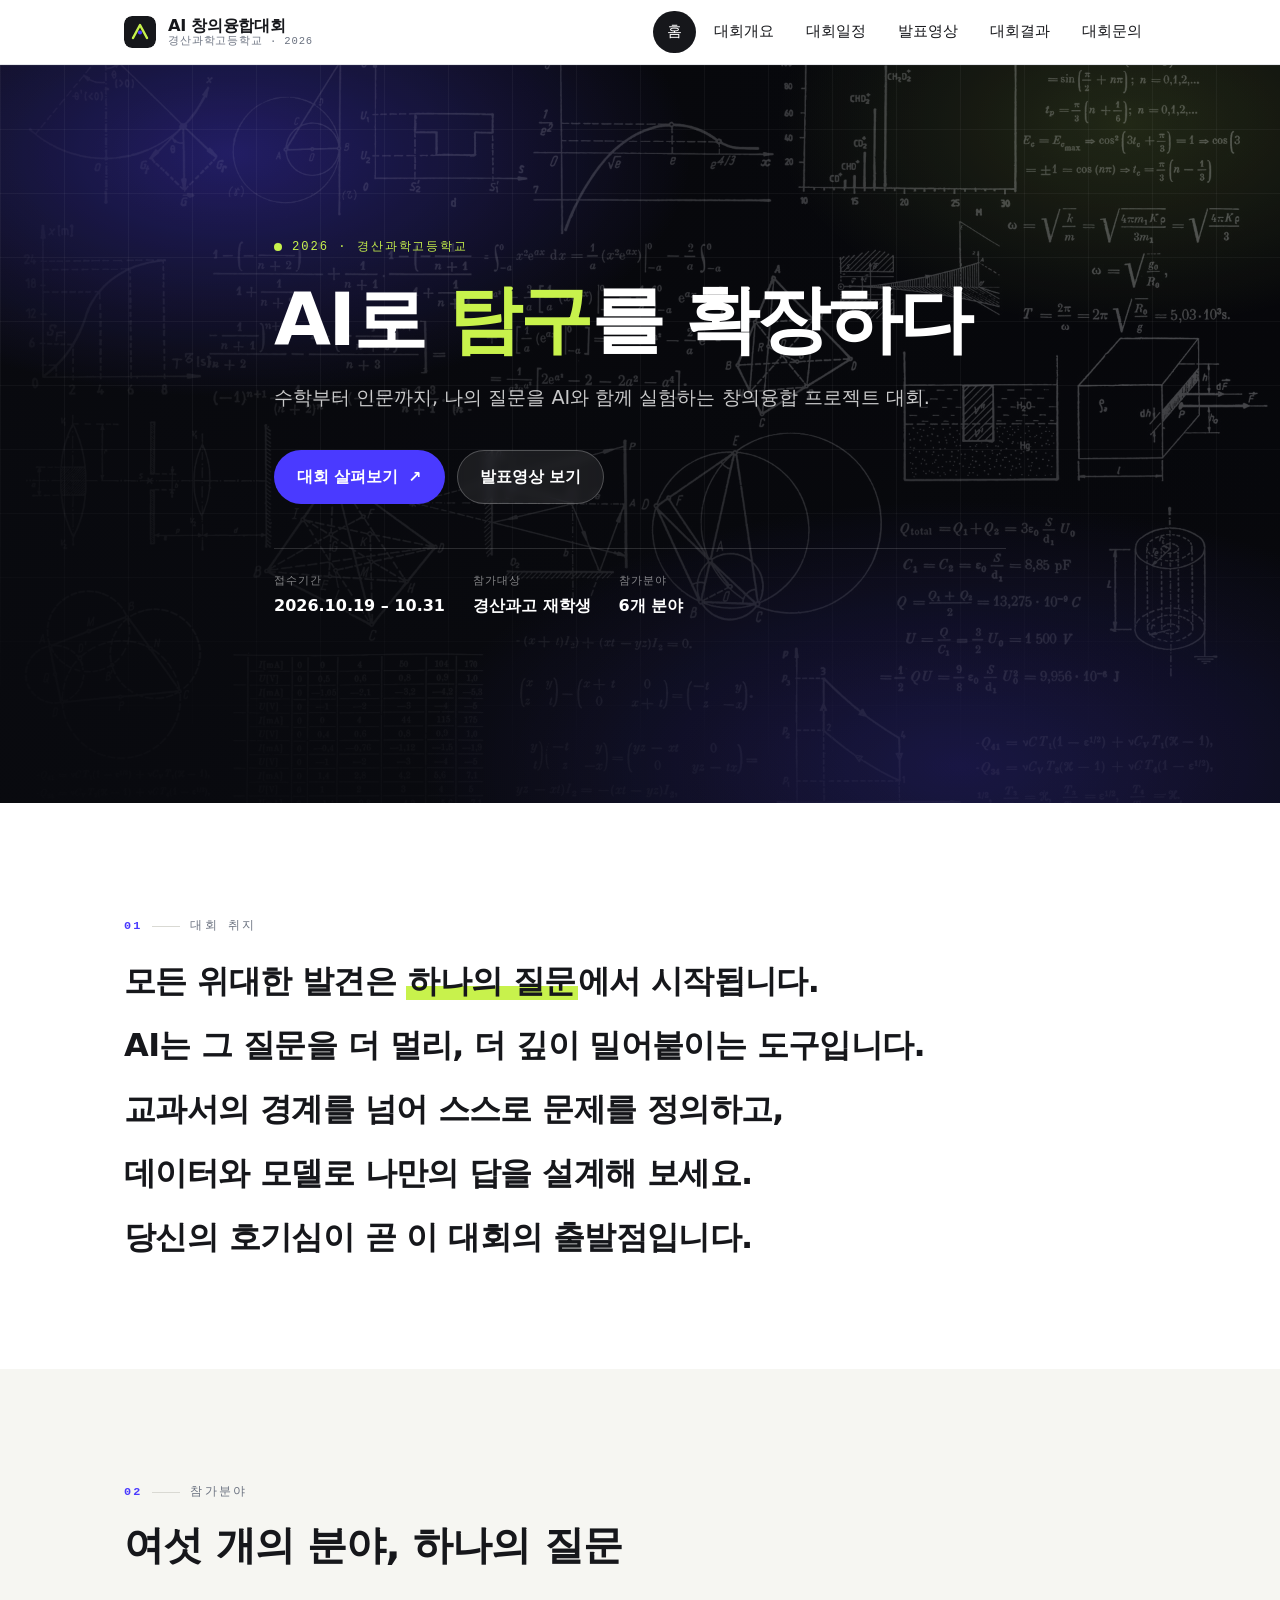
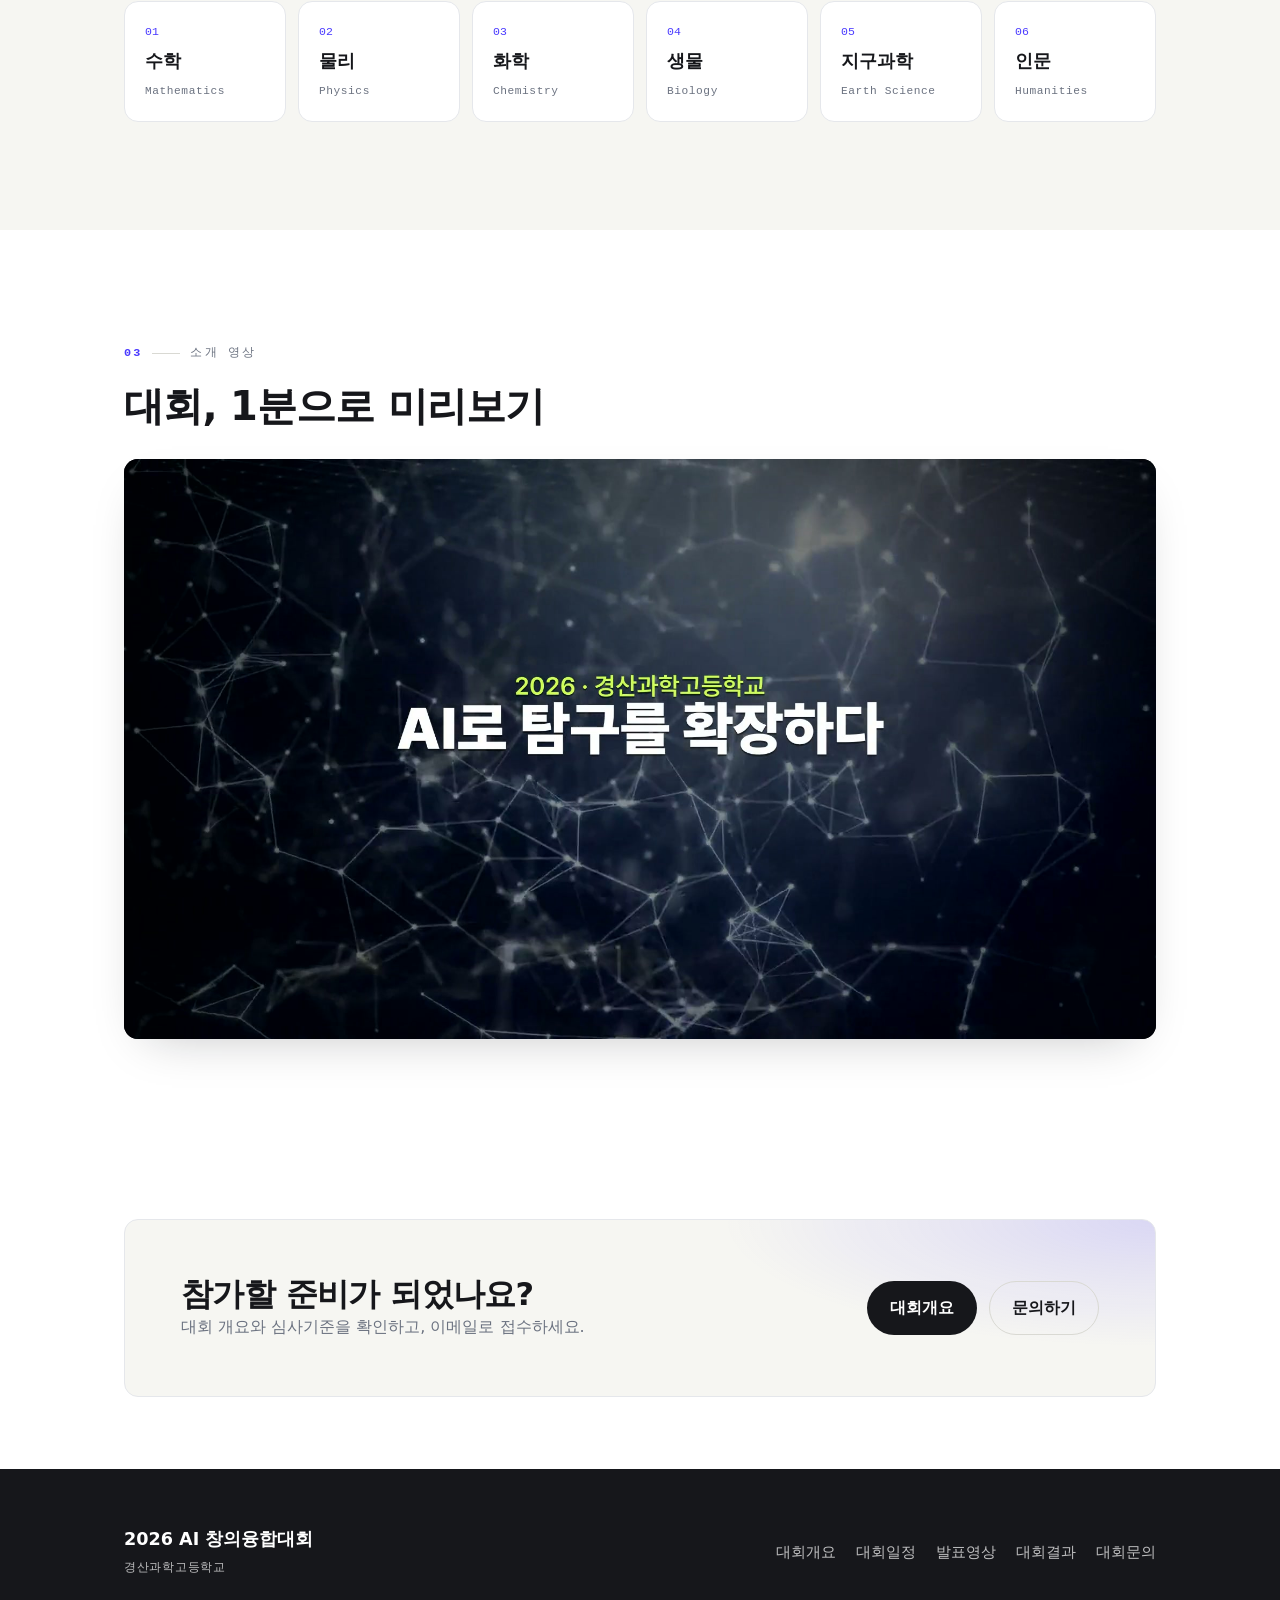
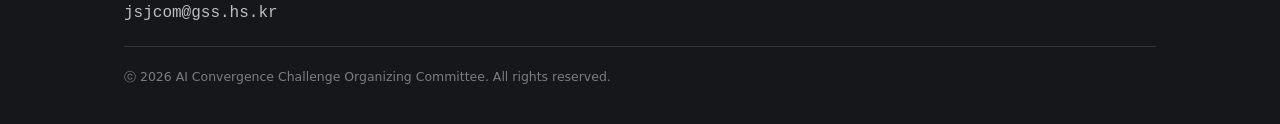
<file: index.html>
<!DOCTYPE html>
<html lang="ko">
<head>
  <meta charset="UTF-8" />
  <meta name="viewport" content="width=device-width, initial-scale=1.0" />
  <title>2026 AI 창의융합대회 · 경산과학고등학교</title>
  <meta name="description" content="경산과학고등학교 2026 AI 창의융합대회. 수학·물리·화학·생물·지구과학·인문 6개 분야에서 AI로 탐구를 확장하는 학생 창의융합 프로젝트 대회입니다." />

  <!-- Open Graph -->
  <meta property="og:type" content="website" />
  <meta property="og:title" content="2026 AI 창의융합대회 · 경산과학고등학교" />
  <meta property="og:description" content="AI로 탐구를 확장하는 학생 창의융합 프로젝트 대회. 2026.10.19 접수 시작." />
  <meta property="og:image" content="assets/images/og-image.png" />
  <meta property="og:locale" content="ko_KR" />

  <link rel="icon" href="assets/images/favicon.svg" type="image/svg+xml" />
  <link rel="stylesheet" href="assets/css/style.css" />
</head>
<body>
  <div id="site-header"></div>

  <main id="main">
    <!-- Hero -->
    <section class="hero">
      <div class="hero__bg" aria-hidden="true"></div>
      <div class="hero__grid" aria-hidden="true"></div>
      <div class="wrap hero__inner">
        <p class="hero__eyebrow">2026 · 경산과학고등학교</p>
        <h1 class="hero__title">AI로 <em>탐구</em>를 <br class="hero__br" />확장하다</h1>
        <p class="hero__sub">
          수학부터 인문까지, 나의 질문을 AI와 함께 실험하는
          창의융합 프로젝트 대회.
        </p>
        <div class="hero__actions">
          <a class="btn btn--primary" href="about.html">
            대회 살펴보기 <span class="btn__arrow" aria-hidden="true">↗</span>
          </a>
          <a class="btn btn--on-dark" href="works.html">발표영상 보기</a>
        </div>
        <dl class="hero__meta">
          <div>
            <dt>접수기간</dt>
            <dd>2026.10.19 – 10.31</dd>
          </div>
          <div>
            <dt>참가대상</dt>
            <dd>경산과고 재학생</dd>
          </div>
          <div>
            <dt>참가분야</dt>
            <dd>6개 분야</dd>
          </div>
        </dl>
      </div>
    </section>

    <!-- 취지문 -->
    <section class="section" aria-labelledby="manifesto-title">
      <div class="wrap">
        <p class="eyebrow" data-index="01"><span class="eyebrow__line"></span> 대회 취지</p>
        <div class="manifesto__grid">
          <div class="manifesto__body" id="manifesto-title" data-reveal>
            <!-- TODO(콘텐츠): 취지·독려 문구 5줄 확정 후 교체 (SPEC §11) -->
            <p>모든 위대한 발견은 <span class="hl">하나의 질문</span>에서 시작됩니다.</p>
            <p>AI는 그 질문을 더 멀리, 더 깊이 밀어붙이는 도구입니다.</p>
            <p>교과서의 경계를 넘어 스스로 문제를 정의하고,</p>
            <p>데이터와 모델로 나만의 답을 설계해 보세요.</p>
            <p>당신의 호기심이 곧 이 대회의 출발점입니다.</p>
          </div>
        </div>
      </div>
    </section>

    <!-- 참가분야 -->
    <section class="section section--paper" aria-labelledby="fields-title">
      <div class="wrap">
        <p class="eyebrow" data-index="02"><span class="eyebrow__line"></span> 참가분야</p>
        <h2 class="section-title" id="fields-title" data-reveal>여섯 개의 분야, 하나의 질문</h2>
        <div class="cat-strip" style="margin-top: 32px;">
          <a class="cat-chip" href="works.html#math" data-reveal>
            <span class="cat-chip__num">01</span>
            <span class="cat-chip__name">수학</span>
            <span class="cat-chip__en">Mathematics</span>
          </a>
          <a class="cat-chip" href="works.html#physics" data-reveal>
            <span class="cat-chip__num">02</span>
            <span class="cat-chip__name">물리</span>
            <span class="cat-chip__en">Physics</span>
          </a>
          <a class="cat-chip" href="works.html#chemistry" data-reveal>
            <span class="cat-chip__num">03</span>
            <span class="cat-chip__name">화학</span>
            <span class="cat-chip__en">Chemistry</span>
          </a>
          <a class="cat-chip" href="works.html#biology" data-reveal>
            <span class="cat-chip__num">04</span>
            <span class="cat-chip__name">생물</span>
            <span class="cat-chip__en">Biology</span>
          </a>
          <a class="cat-chip" href="works.html#earth" data-reveal>
            <span class="cat-chip__num">05</span>
            <span class="cat-chip__name">지구과학</span>
            <span class="cat-chip__en">Earth Science</span>
          </a>
          <a class="cat-chip" href="works.html#humanities" data-reveal>
            <span class="cat-chip__num">06</span>
            <span class="cat-chip__name">인문</span>
            <span class="cat-chip__en">Humanities</span>
          </a>
        </div>
      </div>
    </section>

    <!-- 소개 영상 -->
    <section class="section" aria-labelledby="video-title">
      <div class="wrap">
        <p class="eyebrow" data-index="03"><span class="eyebrow__line"></span> 소개 영상</p>
        <h2 class="section-title" id="video-title" data-reveal>대회, 1분으로 미리보기</h2>
        <div class="intro-video" style="margin-top: 28px;" data-reveal>
          <!-- 자동재생을 위해 muted playsinline 은 반드시 유지 (CLAUDE.md gotchas).
               컨트롤(재생 바)은 표시하지 않는 배경 재생용. 영상 교체 시
               assets/video/intro.mp4 와 poster 이미지를 바꾸면 됩니다. -->
          <video
            autoplay muted loop playsinline preload="metadata"
            poster="assets/images/intro-poster.jpg"
            disablepictureinpicture
            aria-label="2026 AI 창의융합대회 소개 영상">
            <source src="assets/video/intro.mp4" type="video/mp4" />
            <div class="intro-video__placeholder">
              <span class="tag">Intro Video</span>
              <span class="msg">브라우저가 영상을 지원하지 않습니다</span>
            </div>
          </video>
        </div>
      </div>
    </section>

    <!-- CTA -->
    <section class="section section--tight">
      <div class="wrap">
        <div class="cta-band" data-reveal>
          <div>
            <h2>참가할 준비가 되었나요?</h2>
            <p>대회 개요와 심사기준을 확인하고, 이메일로 접수하세요.</p>
          </div>
          <div class="cta-band__actions">
            <a class="btn btn--ink" href="about.html">대회개요</a>
            <a class="btn btn--ghost" href="contact.html">문의하기</a>
          </div>
        </div>
      </div>
    </section>
  </main>

  <div id="site-footer"></div>
  <script src="assets/js/common.js" defer></script>
</body>
</html>
</file>
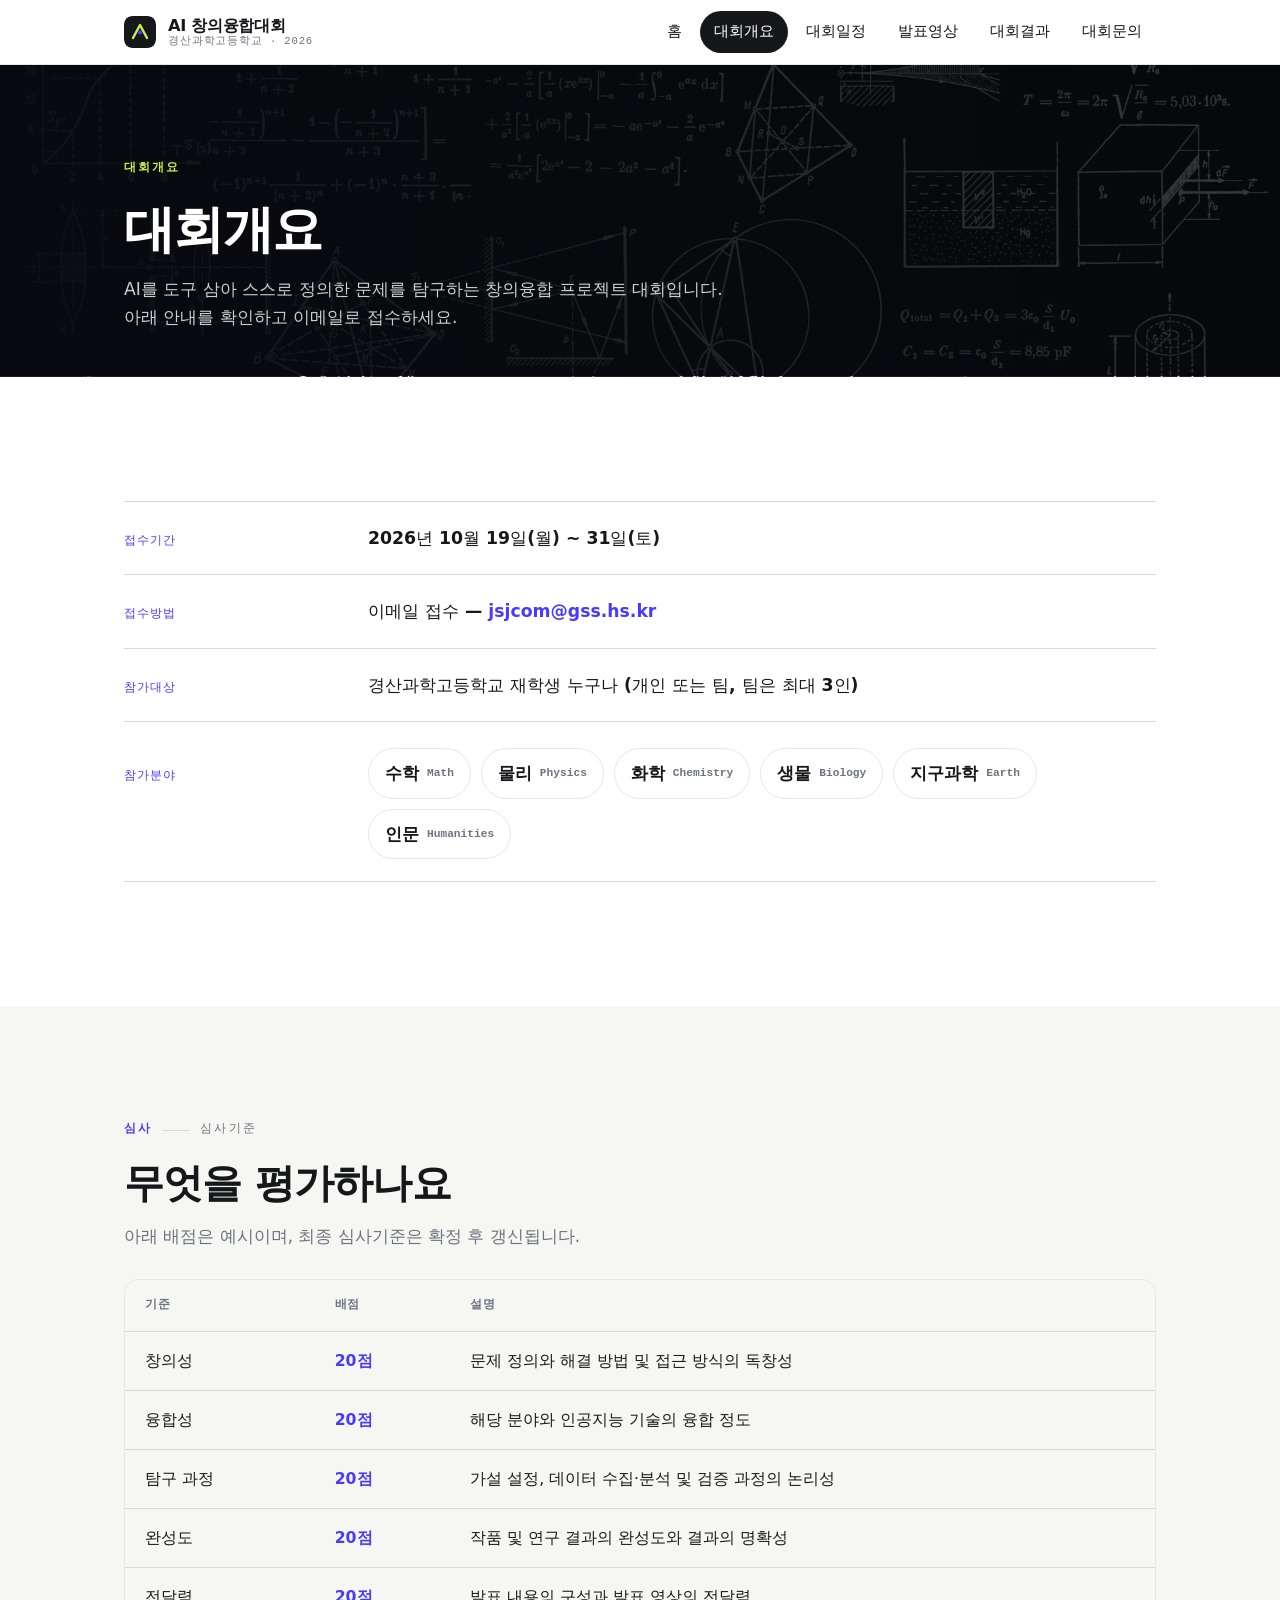
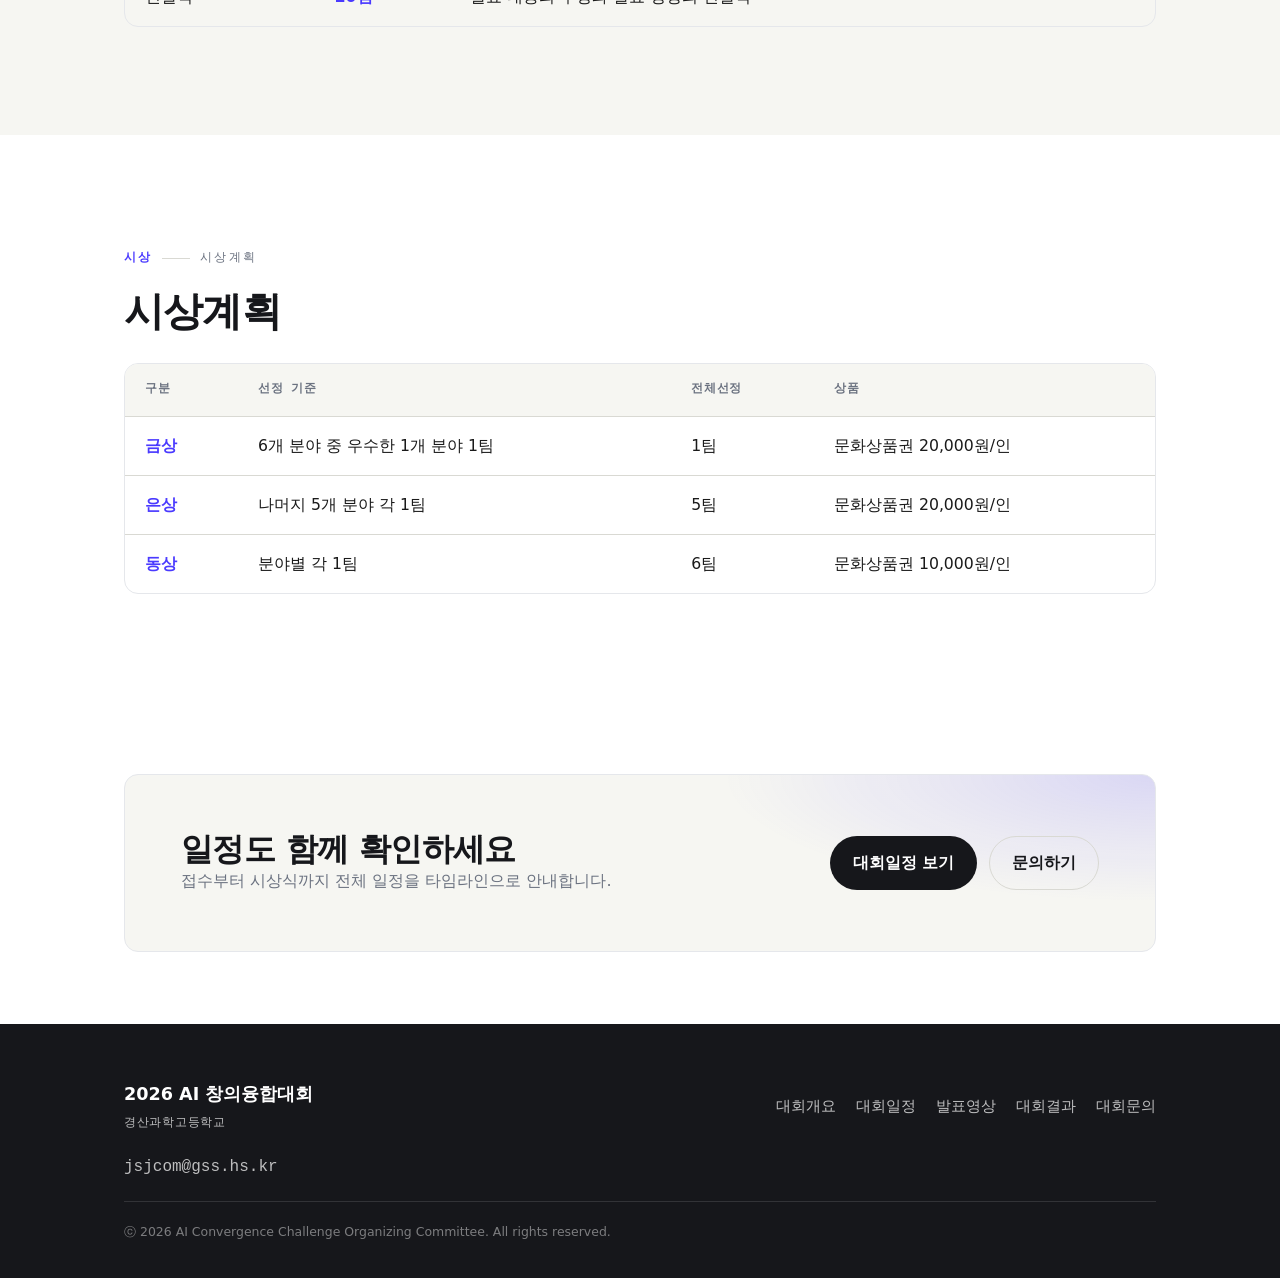
<file: about.html>
<!DOCTYPE html>
<html lang="ko">
<head>
  <meta charset="UTF-8" />
  <meta name="viewport" content="width=device-width, initial-scale=1.0" />
  <title>대회개요 · 2026 AI 창의융합대회</title>
  <meta name="description" content="2026 AI 창의융합대회 개요 — 접수기간, 접수방법, 참가대상, 참가분야, 심사기준 안내. 경산과학고등학교 재학생 누구나 참가할 수 있습니다." />

  <meta property="og:type" content="website" />
  <meta property="og:title" content="대회개요 · 2026 AI 창의융합대회" />
  <meta property="og:description" content="접수기간, 접수방법, 참가대상, 참가분야, 심사기준 안내." />
  <meta property="og:image" content="assets/images/og-image.png" />
  <meta property="og:locale" content="ko_KR" />

  <link rel="icon" href="assets/images/favicon.svg" type="image/svg+xml" />
  <link rel="stylesheet" href="assets/css/style.css" />
</head>
<body>
  <div id="site-header"></div>

  <main id="main">
    <header class="page-head">
      <div class="wrap">
        <p class="eyebrow" data-index="대회개요"></p>
        <h1 class="page-head__title">대회개요</h1>
        <p class="page-head__lead">
          AI를 도구 삼아 스스로 정의한 문제를 탐구하는 창의융합 프로젝트 대회입니다.
          아래 안내를 확인하고 이메일로 접수하세요.
        </p>
      </div>
    </header>

    <section class="section">
      <div class="wrap">
        <dl class="spec-list">
          <div class="spec-row" data-reveal>
            <dt>접수기간</dt>
            <dd>2026년 10월 19일(월) ~ 31일(토)</dd>
          </div>
          <div class="spec-row" data-reveal>
            <dt>접수방법</dt>
            <dd>
              이메일 접수 —
              <a href="mailto:jsjcom@gss.hs.kr?subject=%5B2026%20AI%20%EC%B0%BD%EC%9D%98%EC%9C%B5%ED%95%A9%EB%8C%80%ED%9A%8C%5D%20%EC%B0%B8%EA%B0%80%20%EC%A0%91%EC%88%98">jsjcom@gss.hs.kr</a>
            </dd>
          </div>
          <div class="spec-row" data-reveal>
            <dt>참가대상</dt>
            <dd>경산과학고등학교 재학생 누구나 (개인 또는 팀, 팀은 최대 3인)</dd>
          </div>
          <div class="spec-row" data-reveal>
            <dt>참가분야</dt>
            <dd>
              <div class="field-pills" style="margin-top: 4px;">
                <span class="field-pill">수학 <span>Math</span></span>
                <span class="field-pill">물리 <span>Physics</span></span>
                <span class="field-pill">화학 <span>Chemistry</span></span>
                <span class="field-pill">생물 <span>Biology</span></span>
                <span class="field-pill">지구과학 <span>Earth</span></span>
                <span class="field-pill">인문 <span>Humanities</span></span>
              </div>
            </dd>
          </div>
        </dl>
      </div>
    </section>

    <!-- 심사기준 -->
    <section class="section section--paper" aria-labelledby="criteria-title">
      <div class="wrap">
        <p class="eyebrow" data-index="심사"><span class="eyebrow__line"></span> 심사기준</p>
        <h2 class="section-title" id="criteria-title" data-reveal>무엇을 평가하나요</h2>
        <p class="section-lead" data-reveal>
          아래 배점은 예시이며, 최종 심사기준은 확정 후 갱신됩니다.
        </p>

        <div class="table-wrap" style="margin-top: 28px;" data-reveal>
          <table class="criteria">
            <!--<caption>※ 임시 배점 — 콘텐츠 확정 후 교체 예정 (SPEC §11)</caption>-->
            <thead>
              <tr>
                <th scope="col">기준</th>
                <th scope="col">배점</th>
                <th scope="col">설명</th>
              </tr>
            </thead>
            <tbody>
              <tr>
                <td>창의성</td>
                <td>20점</td>
                <td>문제 정의와 해결 방법 및 접근 방식의 독창성</td>
              </tr>
              <tr>
                <td>융합성</td>
                <td>20점</td>
                <td>해당 분야와 인공지능 기술의 융합 정도</td>
              </tr>
              <tr>
                <td>탐구 과정</td>
                <td>20점</td>
                <td>가설 설정, 데이터 수집·분석 및 검증 과정의 논리성</td>
              </tr>
              <tr>
                <td>완성도</td>
                <td>20점</td>
                <td>작품 및 연구 결과의 완성도와 결과의 명확성</td>
              </tr>
              <tr>
               <td>전달력</td>
                <td>20점</td>
                <td>발표 내용의 구성과 발표 영상의 전달력</td>
              </tr>
            </tbody>
          </table>
        </div>
        <!--<p class="notice">// TODO: 심사기준 표 내용 확정 필요</p>-->
      </div>
    </section>

    <!-- 시상계획 -->
    <section class="section" aria-labelledby="awards-title">
      <div class="wrap">
        <p class="eyebrow" data-index="시상"><span class="eyebrow__line"></span> 시상계획</p>
        <h2 class="section-title" id="awards-title" data-reveal>시상계획</h2>

        <div class="table-wrap" style="margin-top: 28px;" data-reveal>
          <table class="criteria criteria--awards">
            <thead>
              <tr>
                <th scope="col">구분</th>
                <th scope="col">선정 기준</th>
                <th scope="col">전체선정</th>
                <th scope="col">상품</th>
              </tr>
            </thead>
            <tbody>
              <tr>
                <td>금상</td>
                <td>6개 분야 중 우수한 1개 분야 1팀</td>
                <td>1팀</td>
                <td>문화상품권 20,000원/인</td>
              </tr>
              <tr>
                <td>은상</td>
                <td>나머지 5개 분야 각 1팀</td>
                <td>5팀</td>
                <td>문화상품권 20,000원/인</td>
              </tr>
              <tr>
                <td>동상</td>
                <td>분야별 각 1팀</td>
                <td>6팀</td>
                <td>문화상품권 10,000원/인</td>
              </tr>
            </tbody>
          </table>
        </div>
      </div>
    </section>

    <!-- CTA -->
    <section class="section section--tight">
      <div class="wrap">
        <div class="cta-band" data-reveal>
          <div>
            <h2>일정도 함께 확인하세요</h2>
            <p>접수부터 시상식까지 전체 일정을 타임라인으로 안내합니다.</p>
          </div>
          <div class="cta-band__actions">
            <a class="btn btn--ink" href="schedule.html">대회일정 보기</a>
            <a class="btn btn--ghost" href="contact.html">문의하기</a>
          </div>
        </div>
      </div>
    </section>
  </main>

  <div id="site-footer"></div>
  <script src="assets/js/common.js" defer></script>
</body>
</html>
</file>
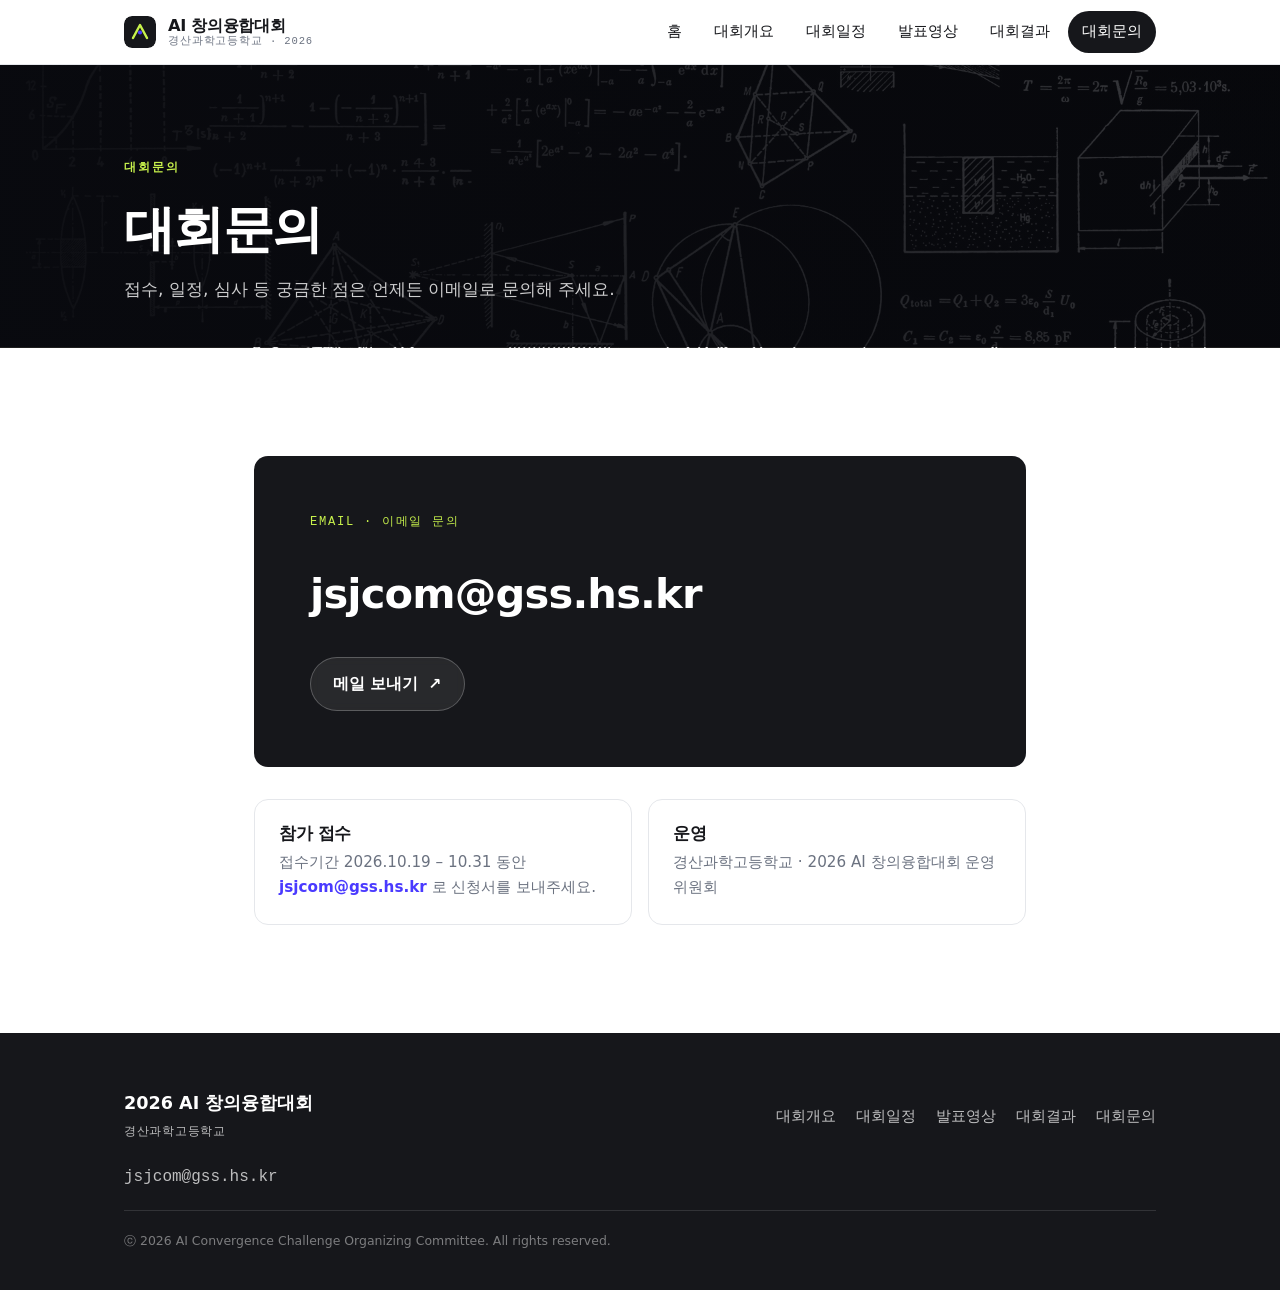
<file: contact.html>
<!DOCTYPE html>
<html lang="ko">
<head>
  <meta charset="UTF-8" />
  <meta name="viewport" content="width=device-width, initial-scale=1.0" />
  <title>대회문의 · 2026 AI 창의융합대회</title>
  <meta name="description" content="2026 AI 창의융합대회 문의처. 대회 관련 문의는 이메일 jsjcom@gss.hs.kr 로 보내주세요." />

  <meta property="og:type" content="website" />
  <meta property="og:title" content="대회문의 · 2026 AI 창의융합대회" />
  <meta property="og:description" content="대회 관련 문의는 jsjcom@gss.hs.kr 로." />
  <meta property="og:image" content="assets/images/og-image.png" />
  <meta property="og:locale" content="ko_KR" />

  <link rel="icon" href="assets/images/favicon.svg" type="image/svg+xml" />
  <link rel="stylesheet" href="assets/css/style.css" />
</head>
<body>
  <div id="site-header"></div>

  <main id="main">
    <header class="page-head">
      <div class="wrap">
        <p class="eyebrow" data-index="대회문의"></p>
        <h1 class="page-head__title">대회문의</h1>
        <p class="page-head__lead">
          접수, 일정, 심사 등 궁금한 점은 언제든 이메일로 문의해 주세요.
        </p>
      </div>
    </header>

    <section class="section">
      <div class="wrap" style="max-width: 820px;">
        <div class="contact-hero" data-reveal>
          <p class="contact-hero__label">Email · 이메일 문의</p>
          <a class="contact-hero__mail"
             href="mailto:jsjcom@gss.hs.kr?subject=%5B2026%20AI%20%EC%B0%BD%EC%9D%98%EC%9C%B5%ED%95%A9%EB%8C%80%ED%9A%8C%5D%20%EB%AC%B8%EC%9D%98">
            jsjcom@gss.hs.kr
          </a>
          <div>
            <a class="btn btn--on-dark"
               href="mailto:jsjcom@gss.hs.kr?subject=%5B2026%20AI%20%EC%B0%BD%EC%9D%98%EC%9C%B5%ED%95%A9%EB%8C%80%ED%9A%8C%5D%20%EB%AC%B8%EC%9D%98">
              메일 보내기 <span class="btn__arrow" aria-hidden="true">↗</span>
            </a>
          </div>
        </div>

        <div class="contact-methods">
          <div class="contact-method" data-reveal>
            <h3>참가 접수</h3>
            <p>
              접수기간 2026.10.19 – 10.31 동안
              <a href="mailto:jsjcom@gss.hs.kr">jsjcom@gss.hs.kr</a> 로
              신청서를 보내주세요.
            </p>
          </div>
          <div class="contact-method" data-reveal>
            <h3>운영</h3>
            <p>경산과학고등학교 · 2026 AI 창의융합대회 운영위원회</p>
          </div>
        </div>
      </div>
    </section>
  </main>

  <div id="site-footer"></div>
  <script src="assets/js/common.js" defer></script>
</body>
</html>
</file>
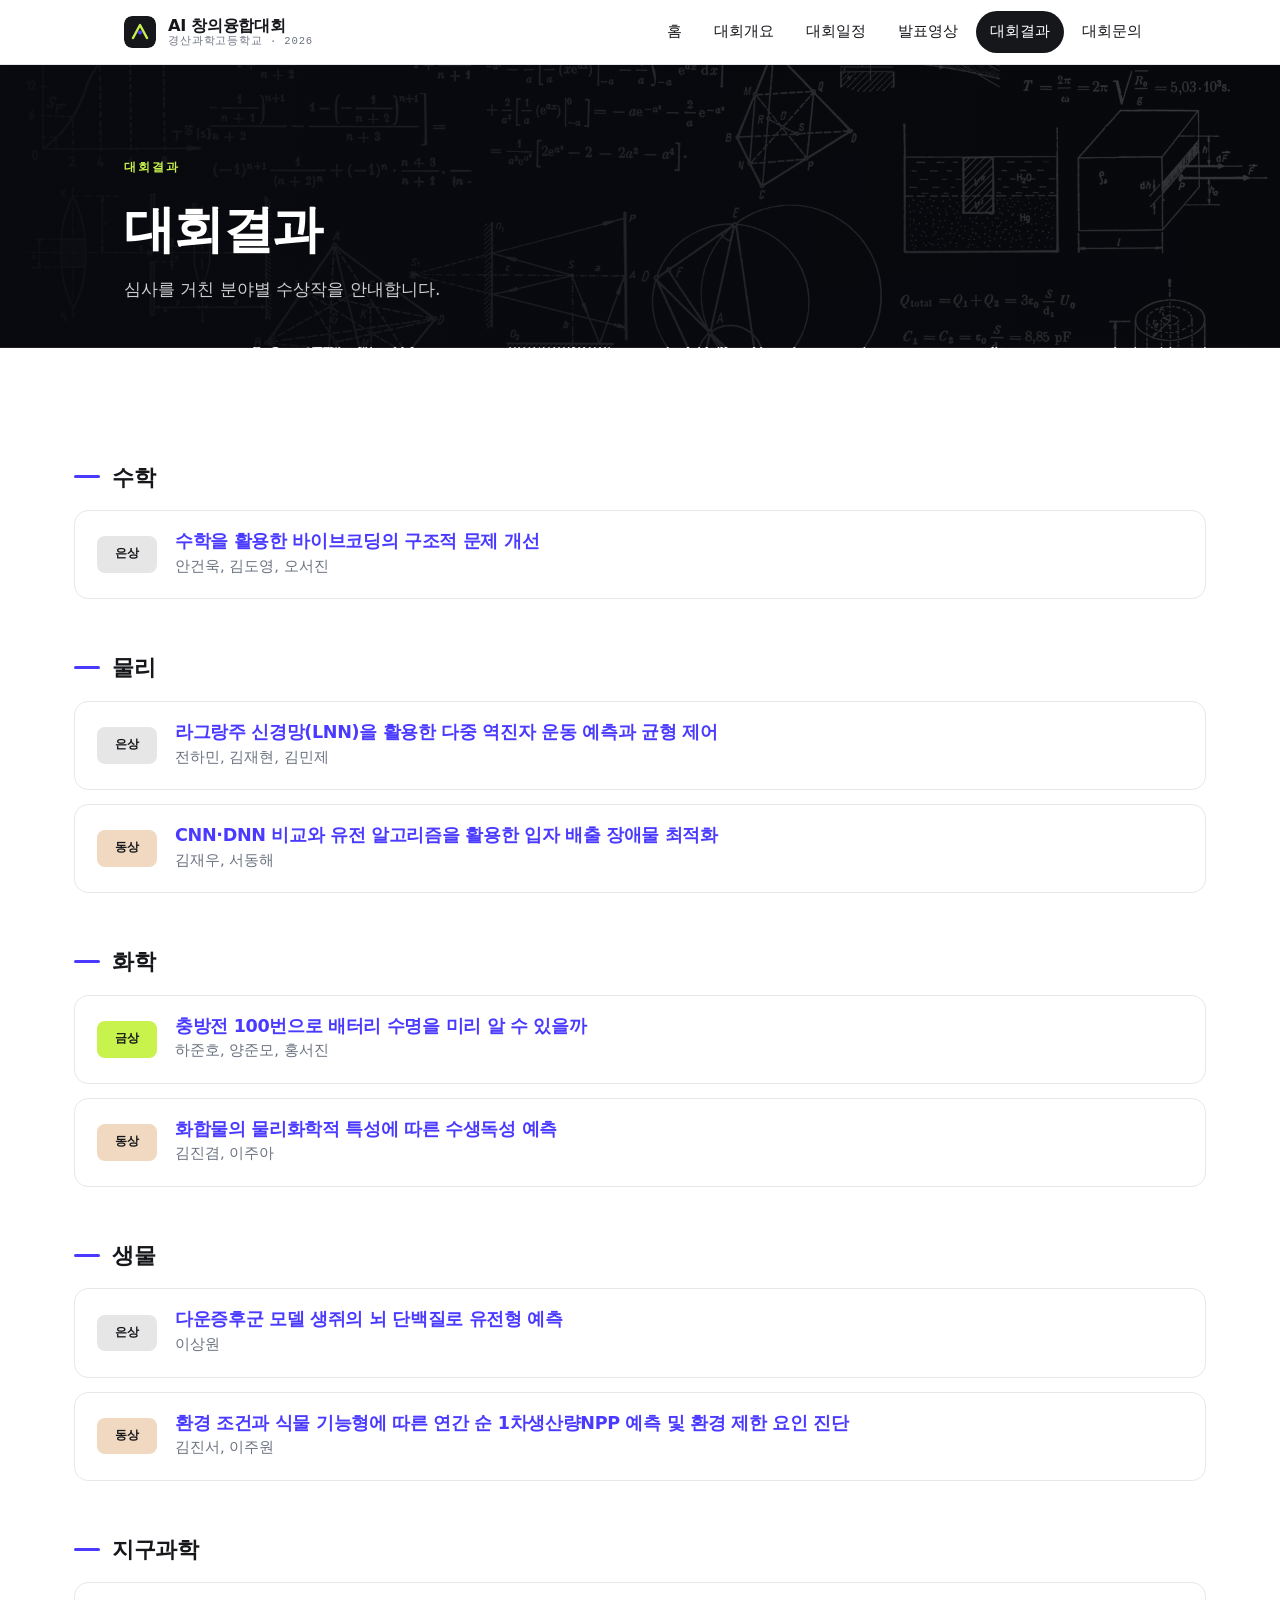
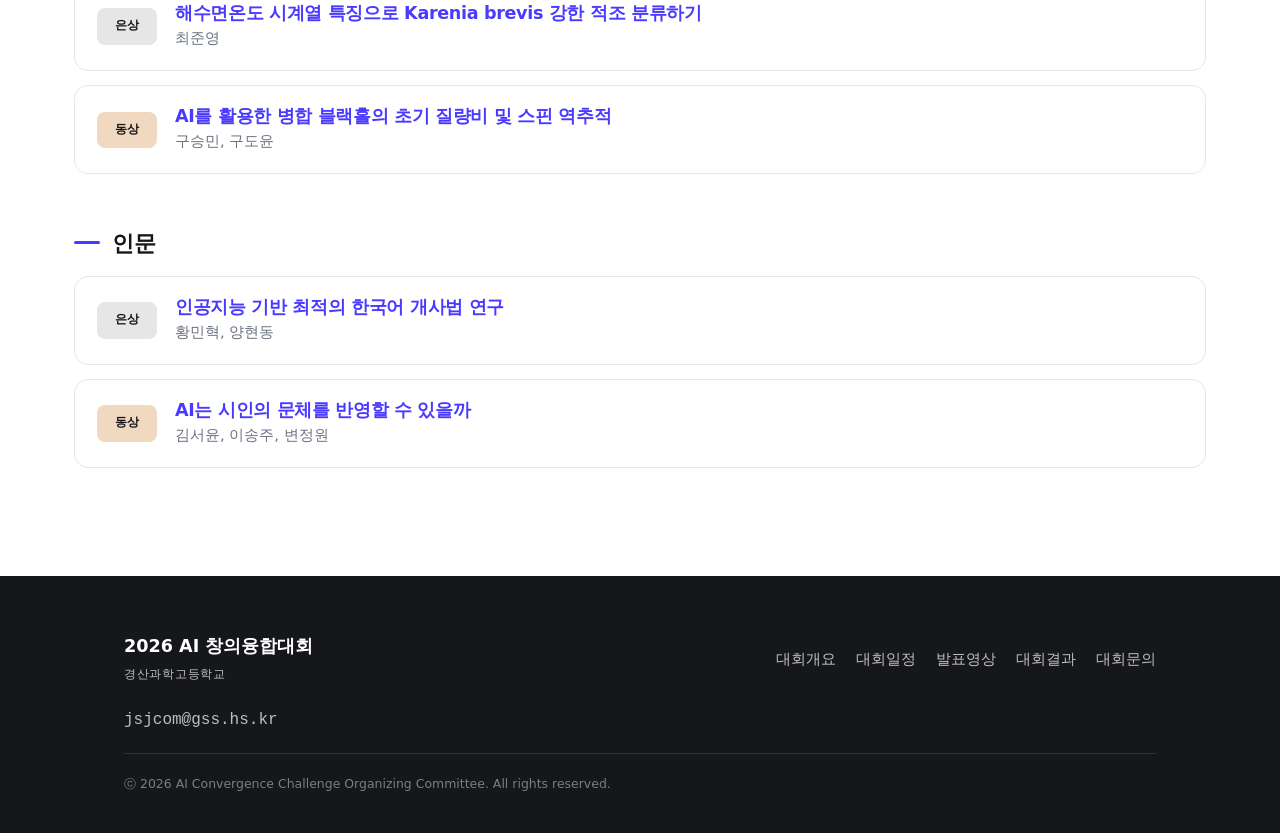
<file: results.html>
<!DOCTYPE html>
<html lang="ko">
<head>
  <meta charset="UTF-8" />
  <meta name="viewport" content="width=device-width, initial-scale=1.0" />
  <title>대회결과 · 2026 AI 창의융합대회</title>
  <meta name="description" content="2026 AI 창의융합대회 수상 결과. 결과는 2026년 11월 20일(금) 14:00 발표 예정이며, 발표 후 분야별 수상작을 이곳에서 확인할 수 있습니다." />

  <meta property="og:type" content="website" />
  <meta property="og:title" content="대회결과 · 2026 AI 창의융합대회" />
  <meta property="og:description" content="분야별 수상작 안내. 2026.11.23. 14:00 발표 예정." />
  <meta property="og:image" content="assets/images/og-image.png" />
  <meta property="og:locale" content="ko_KR" />

  <link rel="icon" href="assets/images/favicon.svg" type="image/svg+xml" />
  <link rel="stylesheet" href="assets/css/style.css" />
</head>
<body>
  <div id="site-header"></div>

  <main id="main">
    <header class="page-head">
      <div class="wrap">
        <p class="eyebrow" data-index="대회결과"></p>
        <h1 class="page-head__title">대회결과</h1>
        <p class="page-head__lead">
          심사를 거친 분야별 수상작을 안내합니다.
        </p>
      </div>
    </header>

    <section class="section">
      <div class="wrap wrap--wide">
        <!-- 발표 전 상태 -->
        <div class="results-pending" id="results-pending" data-reveal>
          <p class="results-pending__tag">Result Announcement</p>
          <p class="results-pending__date">2026년 11월 23일(월) 14:00 발표 예정</p>
          <p class="results-pending__note">
            결과가 발표되면 이 페이지에서 분야별 수상작을 확인할 수 있습니다.
          </p>
        </div>

        <!-- 발표 후 상태 (results.js 가 채움) -->
        <div id="results-announced" hidden>
          <div id="results-groups"></div>
        </div>
      </div>
    </section>
  </main>

  <div id="site-footer"></div>
  <script src="assets/js/common.js" defer></script>
  <script src="assets/js/results.js" defer></script>
</body>
</html>
</file>
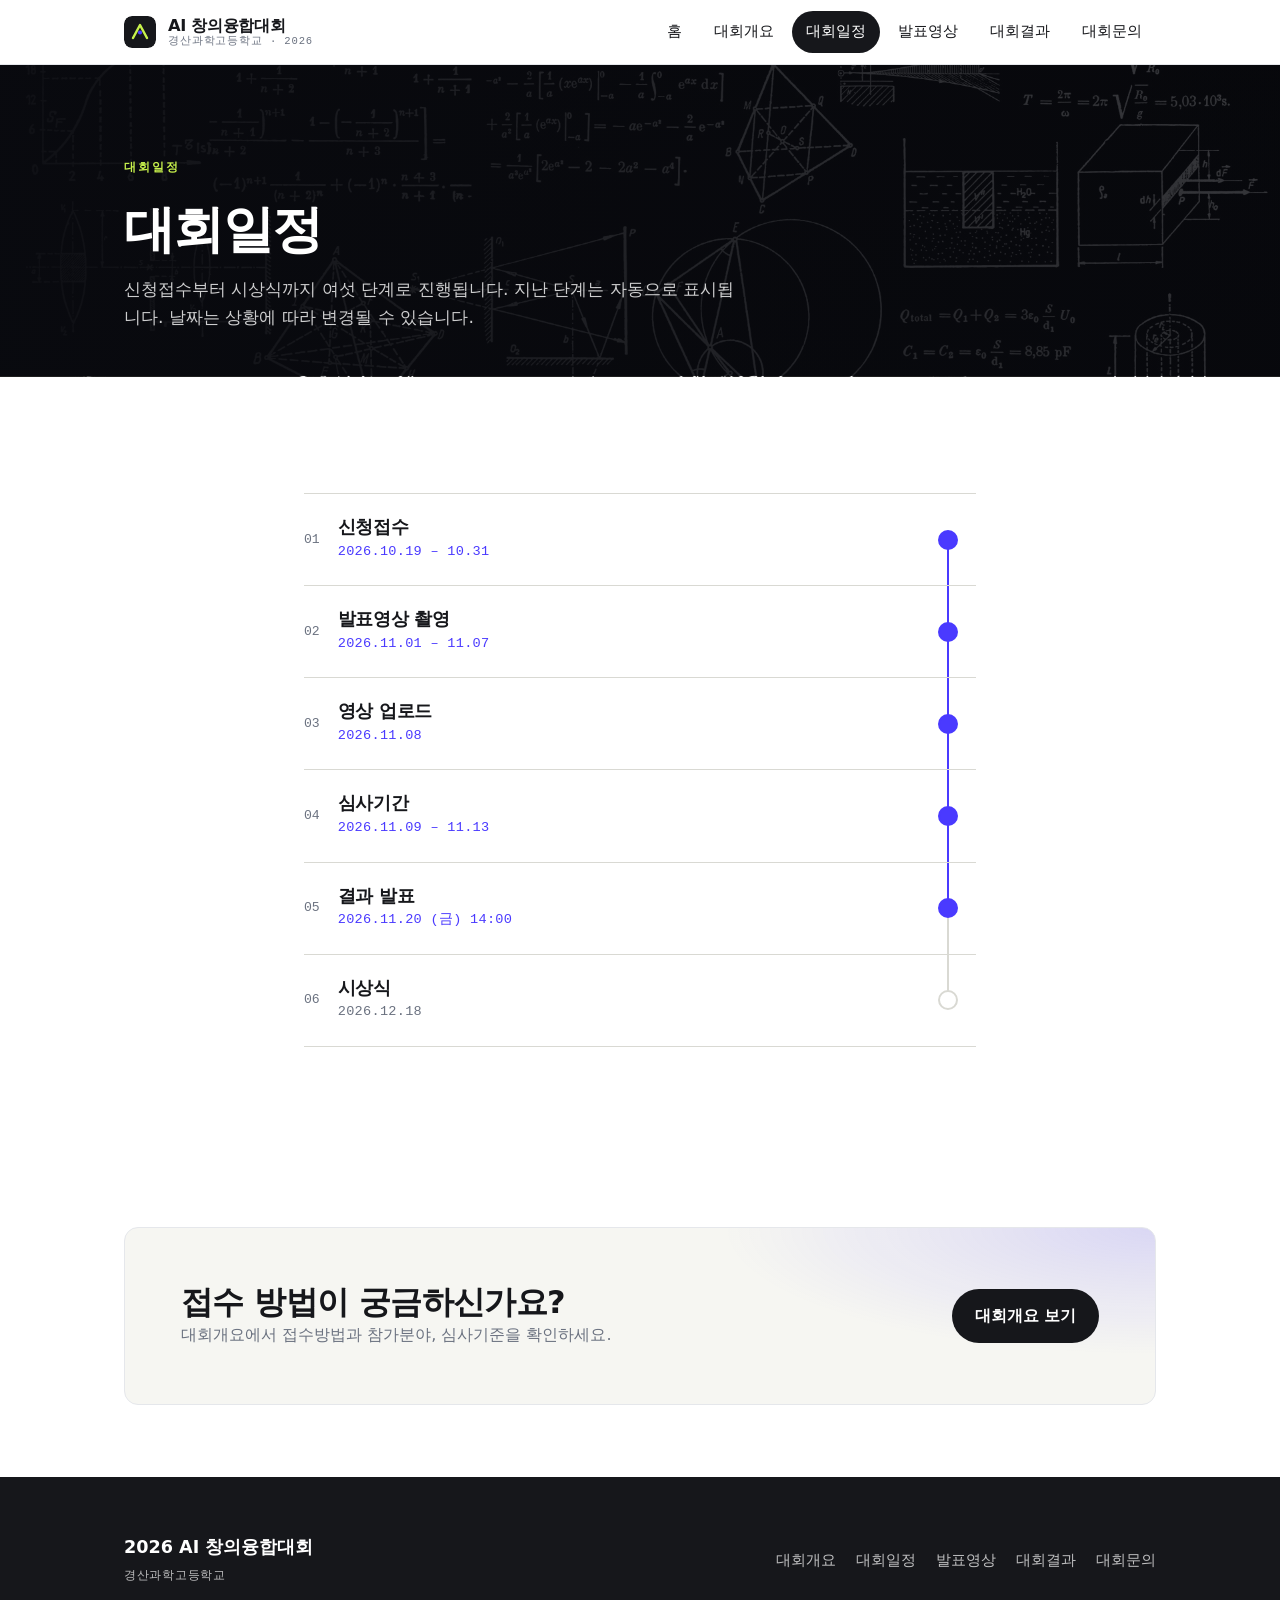
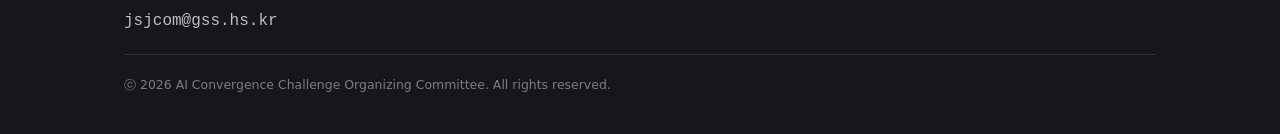
<file: schedule.html>
<!DOCTYPE html>
<html lang="ko">
<head>
  <meta charset="UTF-8" />
  <meta name="viewport" content="width=device-width, initial-scale=1.0" />
  <title>대회일정 · 2026 AI 창의융합대회</title>
  <meta name="description" content="2026 AI 창의융합대회 일정 — 신청접수, 발표영상 촬영, 영상 업로드, 심사, 결과 발표, 시상식까지 6단계 타임라인 안내." />

  <meta property="og:type" content="website" />
  <meta property="og:title" content="대회일정 · 2026 AI 창의융합대회" />
  <meta property="og:description" content="접수부터 시상식까지 6단계 일정 안내." />
  <meta property="og:image" content="assets/images/og-image.png" />
  <meta property="og:locale" content="ko_KR" />

  <link rel="icon" href="assets/images/favicon.svg" type="image/svg+xml" />
  <link rel="stylesheet" href="assets/css/style.css" />
</head>
<body>
  <div id="site-header"></div>

  <main id="main">
    <header class="page-head">
      <div class="wrap">
        <p class="eyebrow" data-index="대회일정"></p>
        <h1 class="page-head__title">대회일정</h1>
        <p class="page-head__lead">
          신청접수부터 시상식까지 여섯 단계로 진행됩니다. 지난 단계는
          자동으로 표시됩니다. 날짜는 상황에 따라 변경될 수 있습니다.
        </p>
      </div>
    </header>

    <section class="section">
      <div class="wrap" style="max-width: 720px;">
        <div class="track" id="schedule-track">
          <span class="track__rail" aria-hidden="true"></span>
          <span class="track__rail-fill" aria-hidden="true"></span>
          <ol class="track__list">

          <li class="track__item" data-start="2026-10-19" data-end="2026-10-31">
            <div class="track__info">
              <span class="track__no">01</span>
              <div class="track__text">
                <h2 class="track__title">신청접수</h2>
                <p class="track__date">2026.10.19 – 10.31</p>
              </div>
            </div>
            <span class="track__dot" aria-hidden="true"></span>
          </li>

          <li class="track__item" data-start="2026-11-01" data-end="2026-11-07">
            <div class="track__info">
              <span class="track__no">02</span>
              <div class="track__text">
                <h2 class="track__title">발표영상 촬영</h2>
                <p class="track__date">2026.11.01 – 11.07</p>
              </div>
            </div>
            <span class="track__dot" aria-hidden="true"></span>
          </li>

          <li class="track__item" data-start="2026-11-08" data-end="2026-11-08">
            <div class="track__info">
              <span class="track__no">03</span>
              <div class="track__text">
                <h2 class="track__title">영상 업로드</h2>
                <p class="track__date">2026.11.08</p>
              </div>
            </div>
            <span class="track__dot" aria-hidden="true"></span>
          </li>

          <li class="track__item" data-start="2026-11-09" data-end="2026-11-13">
            <div class="track__info">
              <span class="track__no">04</span>
              <div class="track__text">
                <h2 class="track__title">심사기간</h2>
                <p class="track__date">2026.11.09 – 11.13</p>
              </div>
            </div>
            <span class="track__dot" aria-hidden="true"></span>
          </li>

          <li class="track__item" data-start="2026-11-20" data-end="2026-11-20">
            <div class="track__info">
              <span class="track__no">05</span>
              <div class="track__text">
                <h2 class="track__title">결과 발표</h2>
                <p class="track__date">2026.11.20 (금) 14:00</p>
              </div>
            </div>
            <span class="track__dot" aria-hidden="true"></span>
          </li>

          <li class="track__item" data-start="2026-12-18" data-end="2026-12-18">
            <div class="track__info">
              <span class="track__no">06</span>
              <div class="track__text">
                <h2 class="track__title">시상식</h2>
                <p class="track__date">2026.12.18</p>
              </div>
            </div>
            <span class="track__dot" aria-hidden="true"></span>
          </li>
          </ol>
        </div>

      </div>
    </section>

    <section class="section section--tight">
      <div class="wrap">
        <div class="cta-band" data-reveal>
          <div>
            <h2>접수 방법이 궁금하신가요?</h2>
            <p>대회개요에서 접수방법과 참가분야, 심사기준을 확인하세요.</p>
          </div>
          <div class="cta-band__actions">
            <a class="btn btn--ink" href="about.html">대회개요 보기</a>
          </div>
        </div>
      </div>
    </section>
  </main>

  <div id="site-footer"></div>
  <script src="assets/js/common.js" defer></script>
  <script src="assets/js/schedule.js" defer></script>
</body>
</html>
</file>
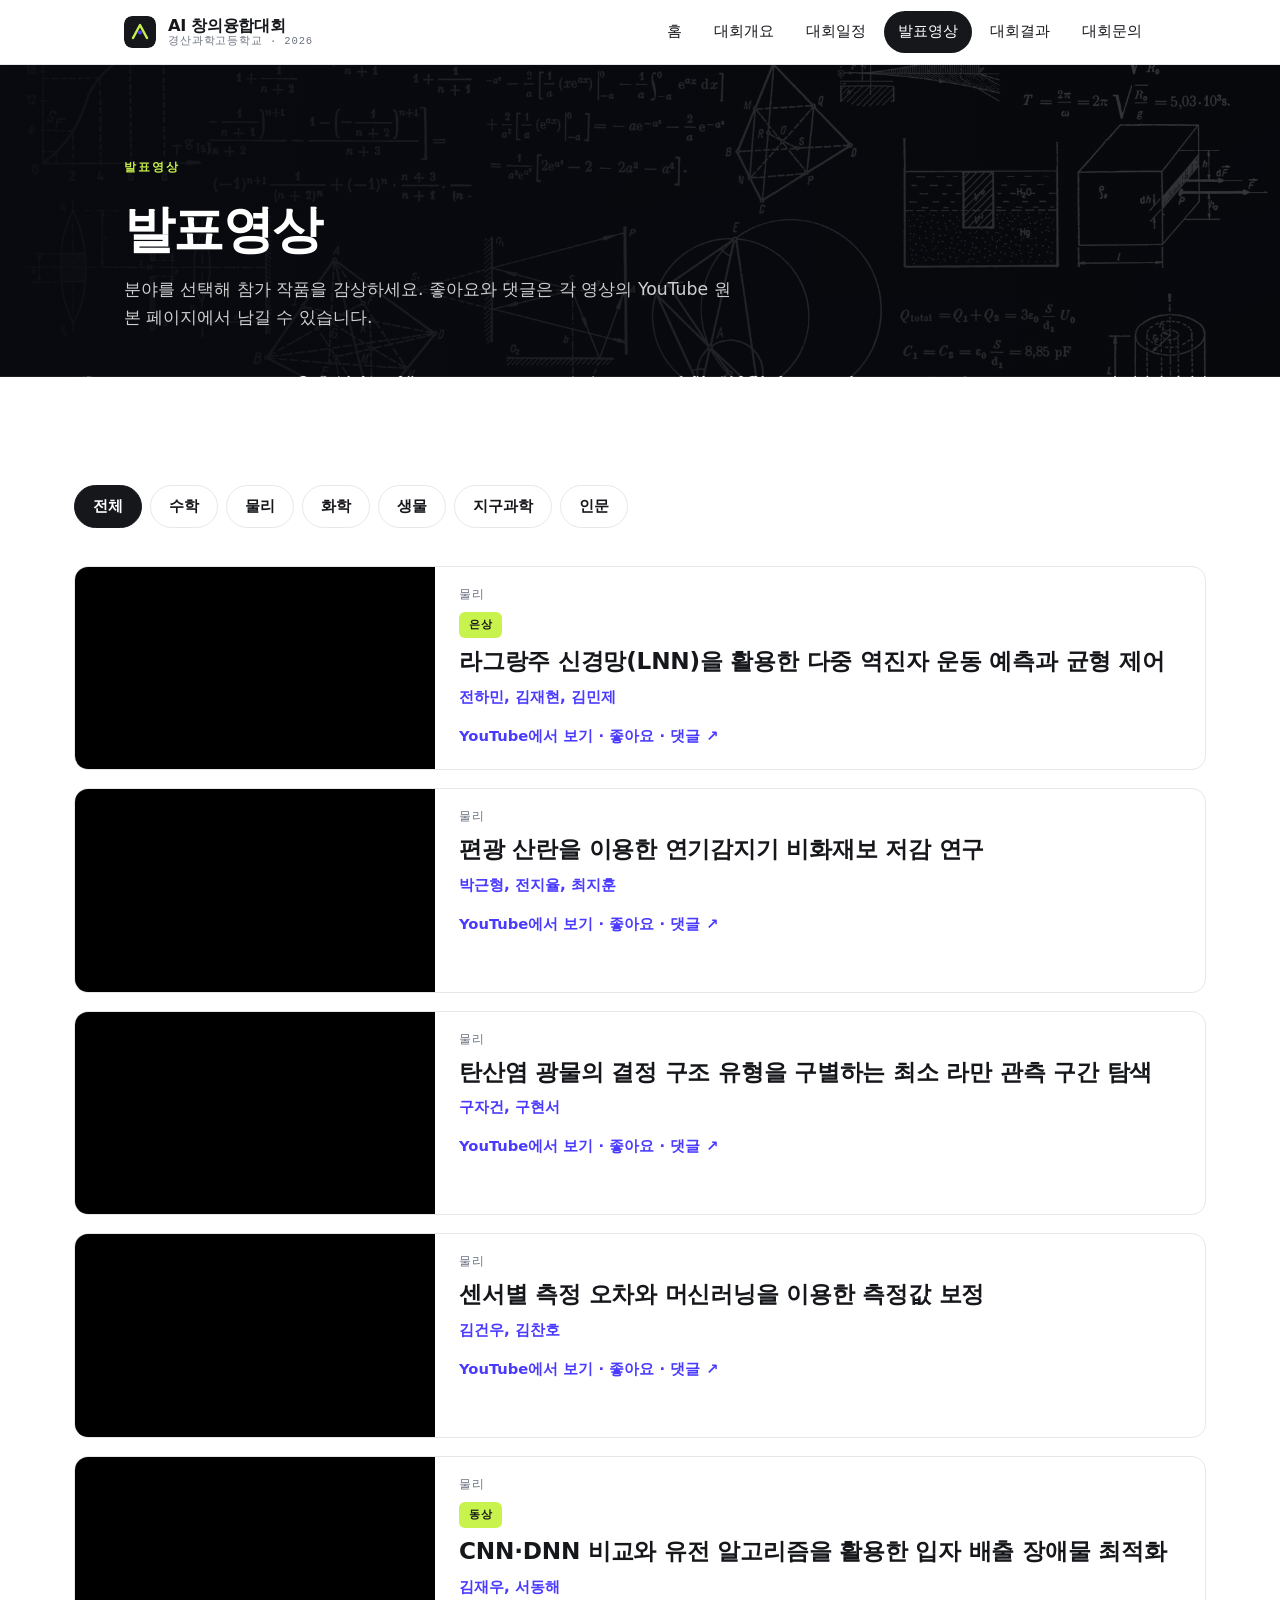
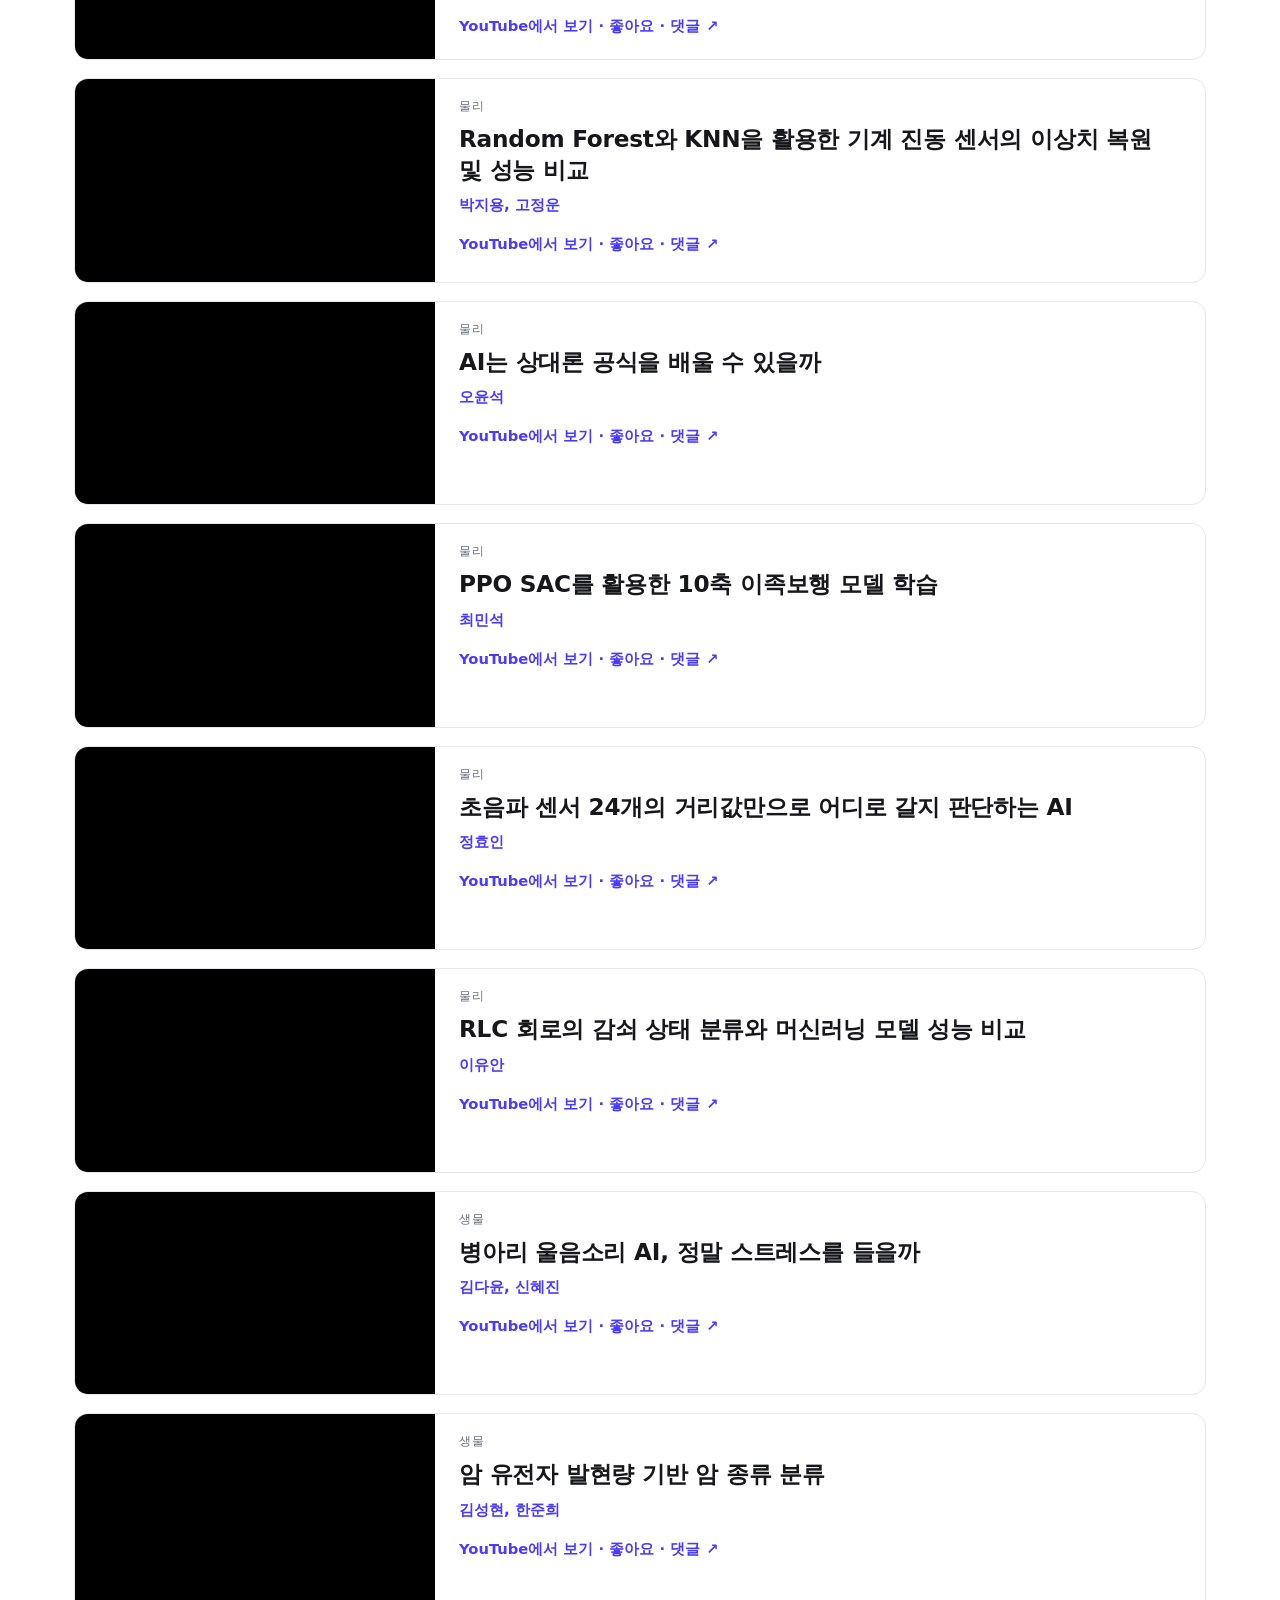
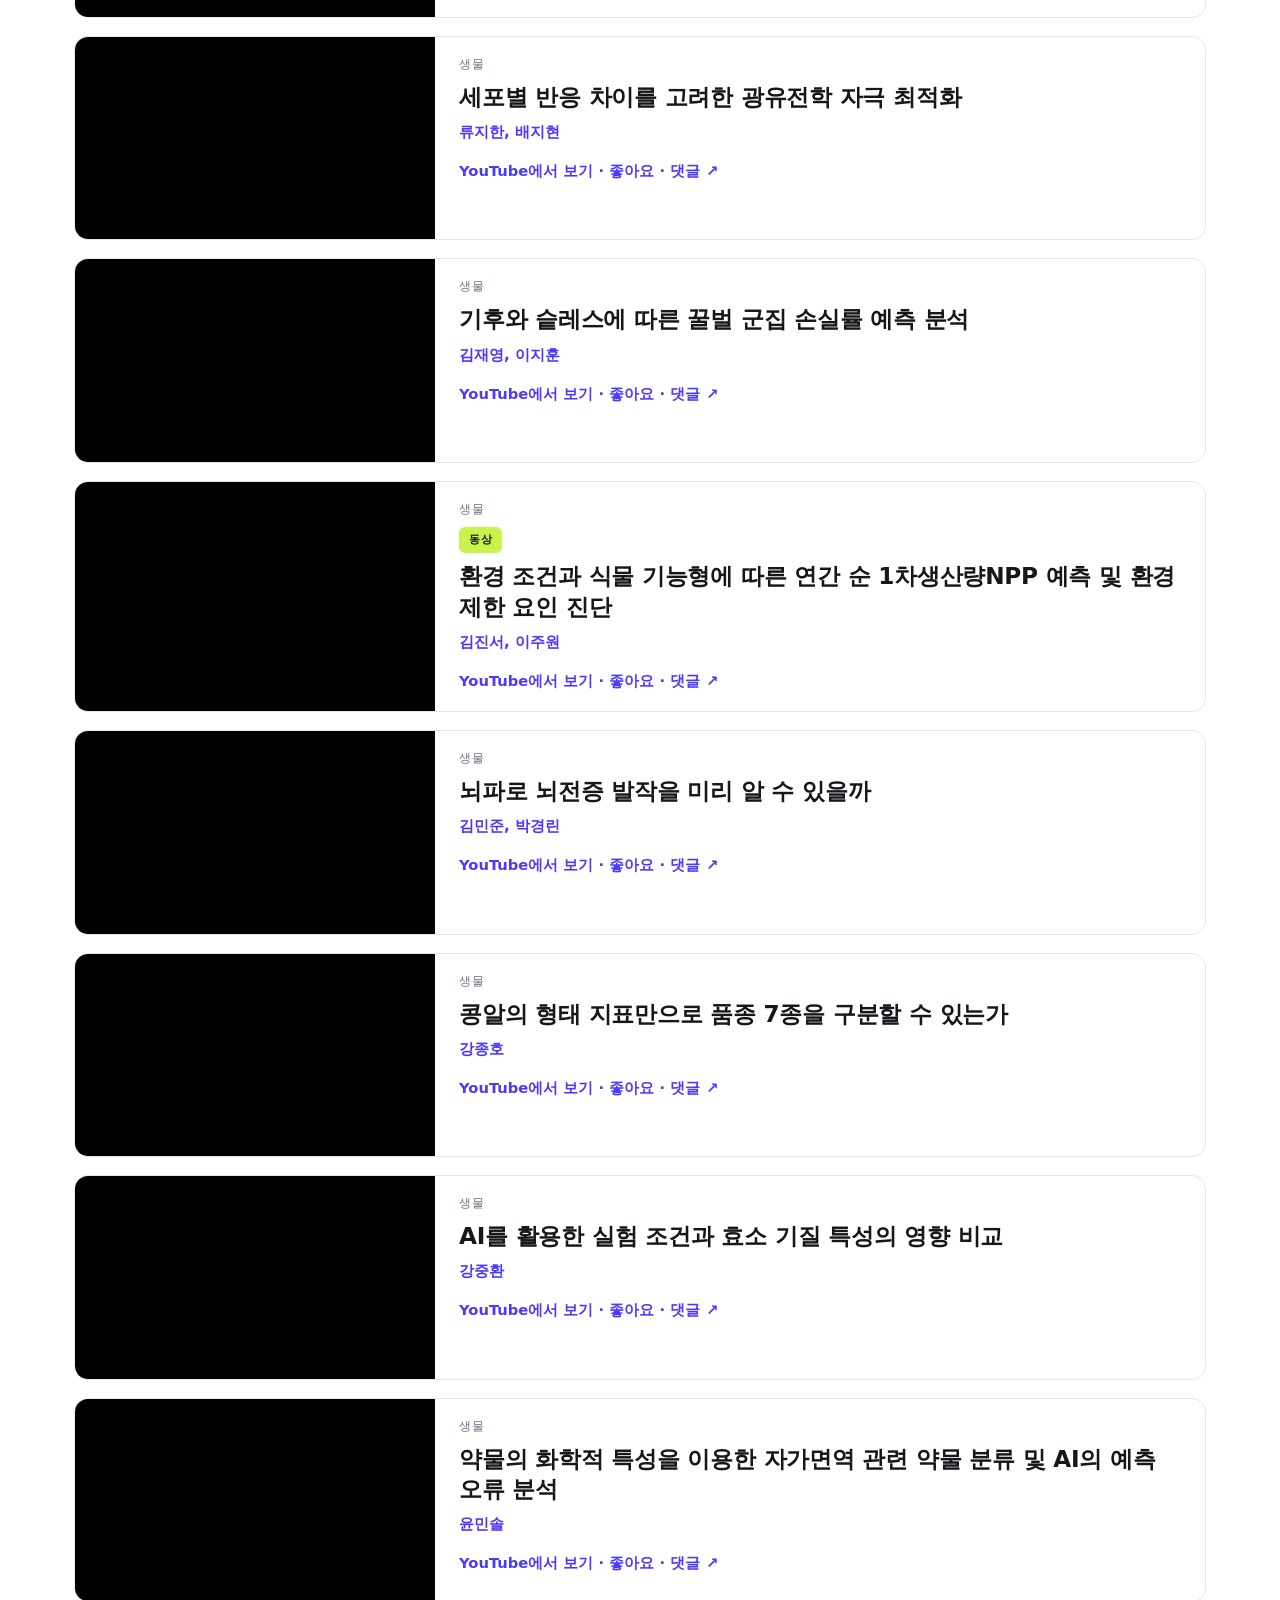
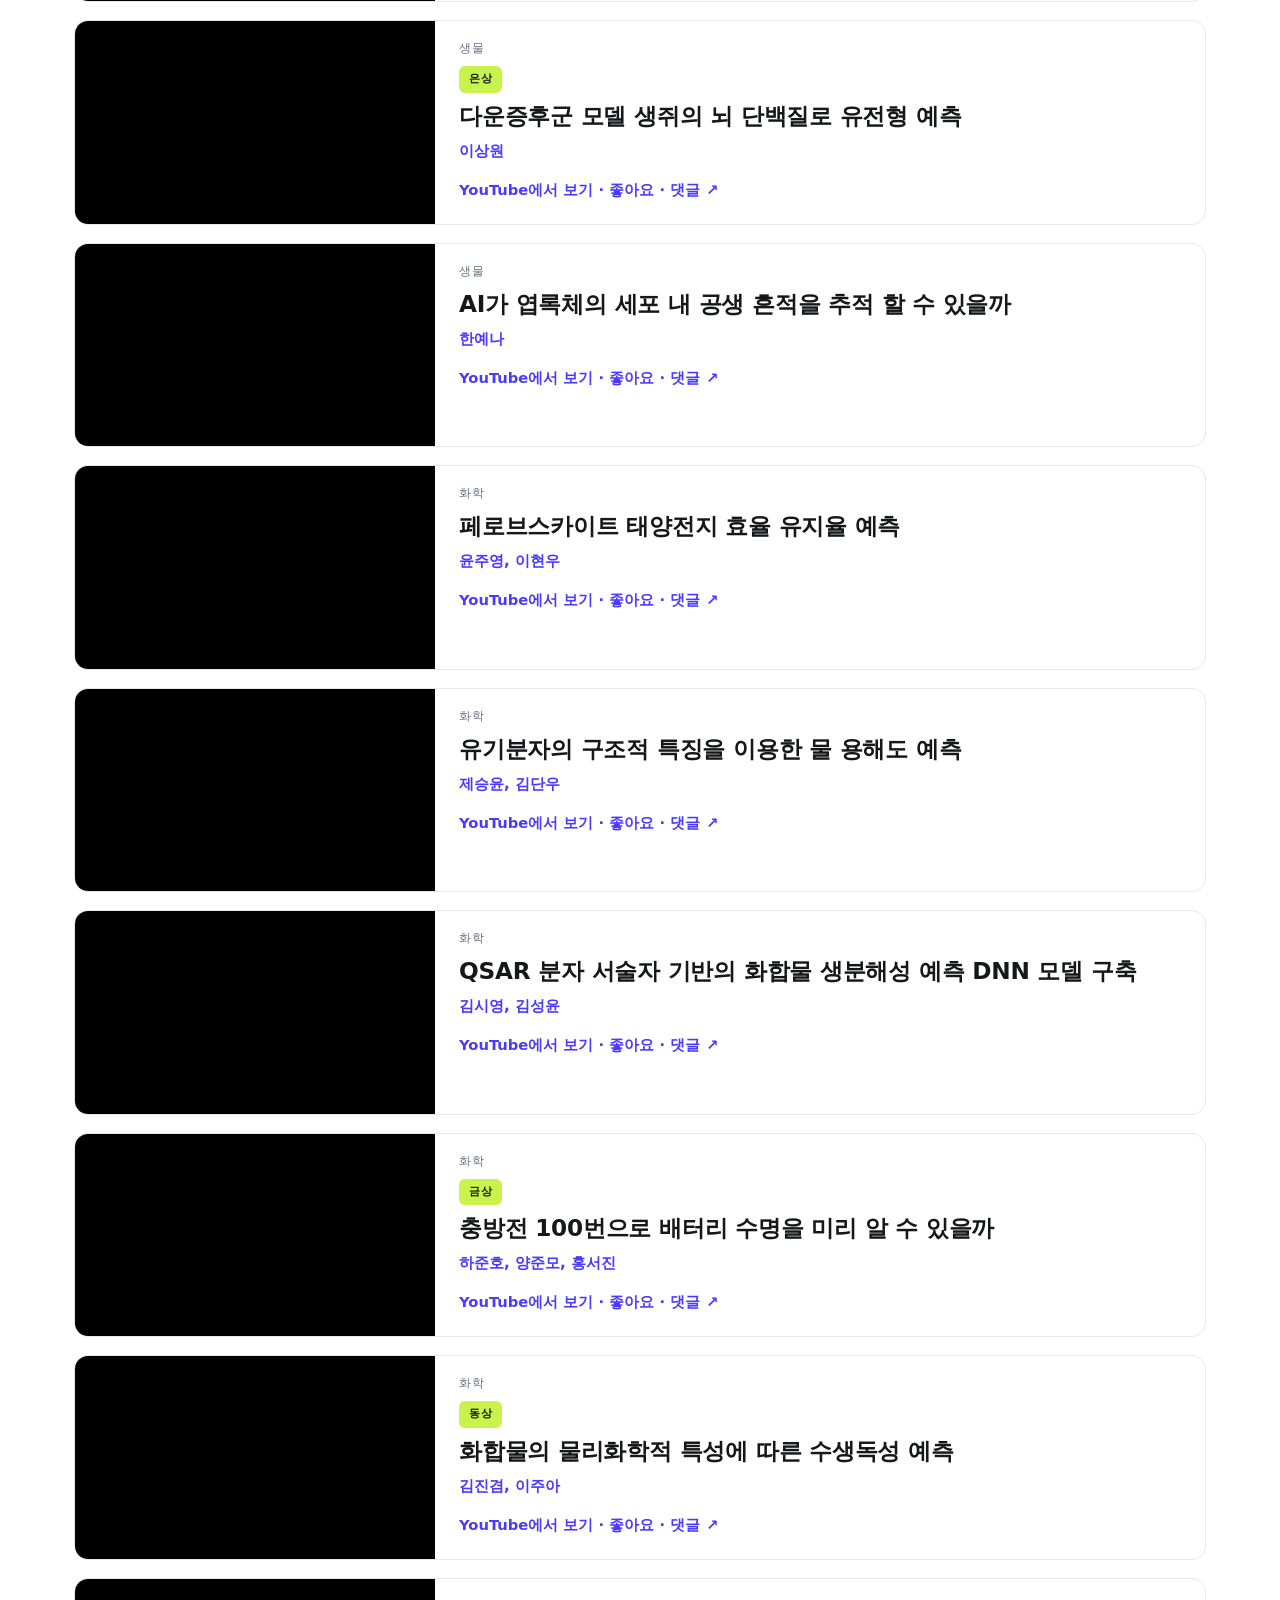
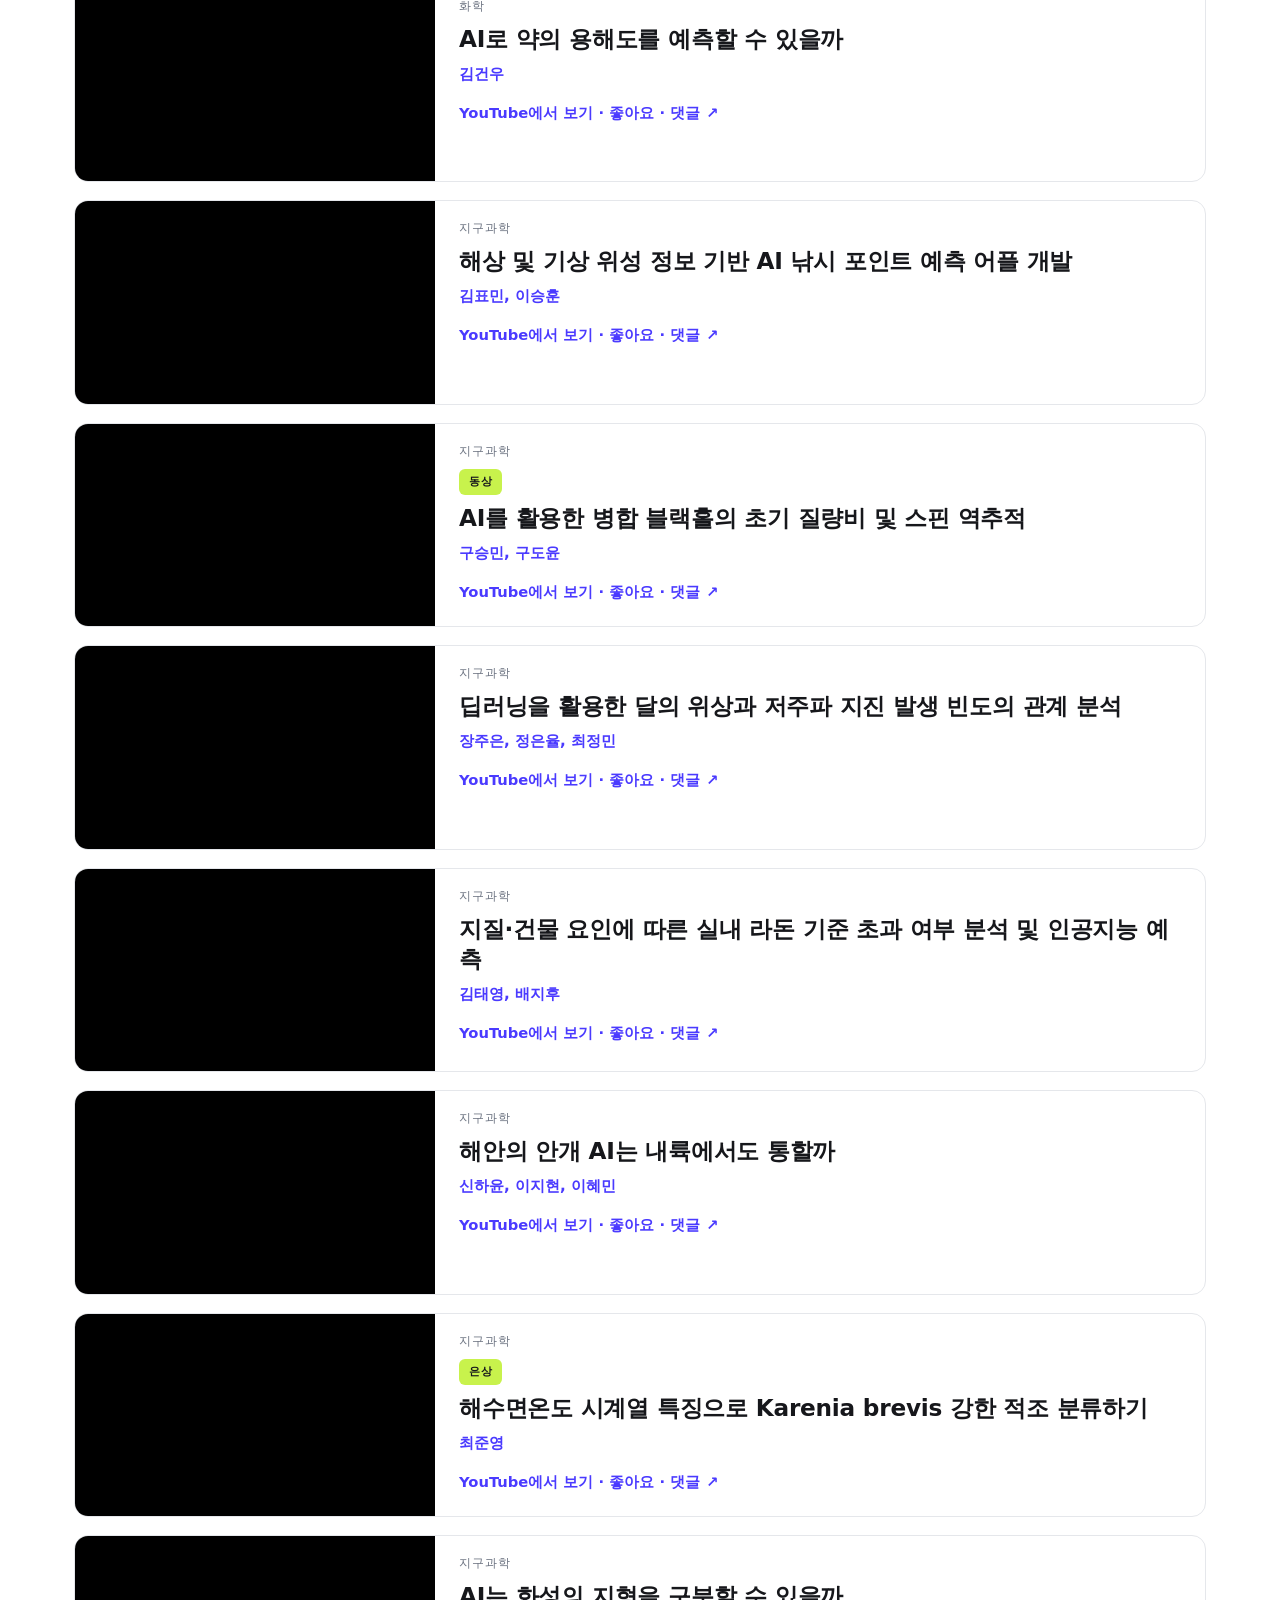
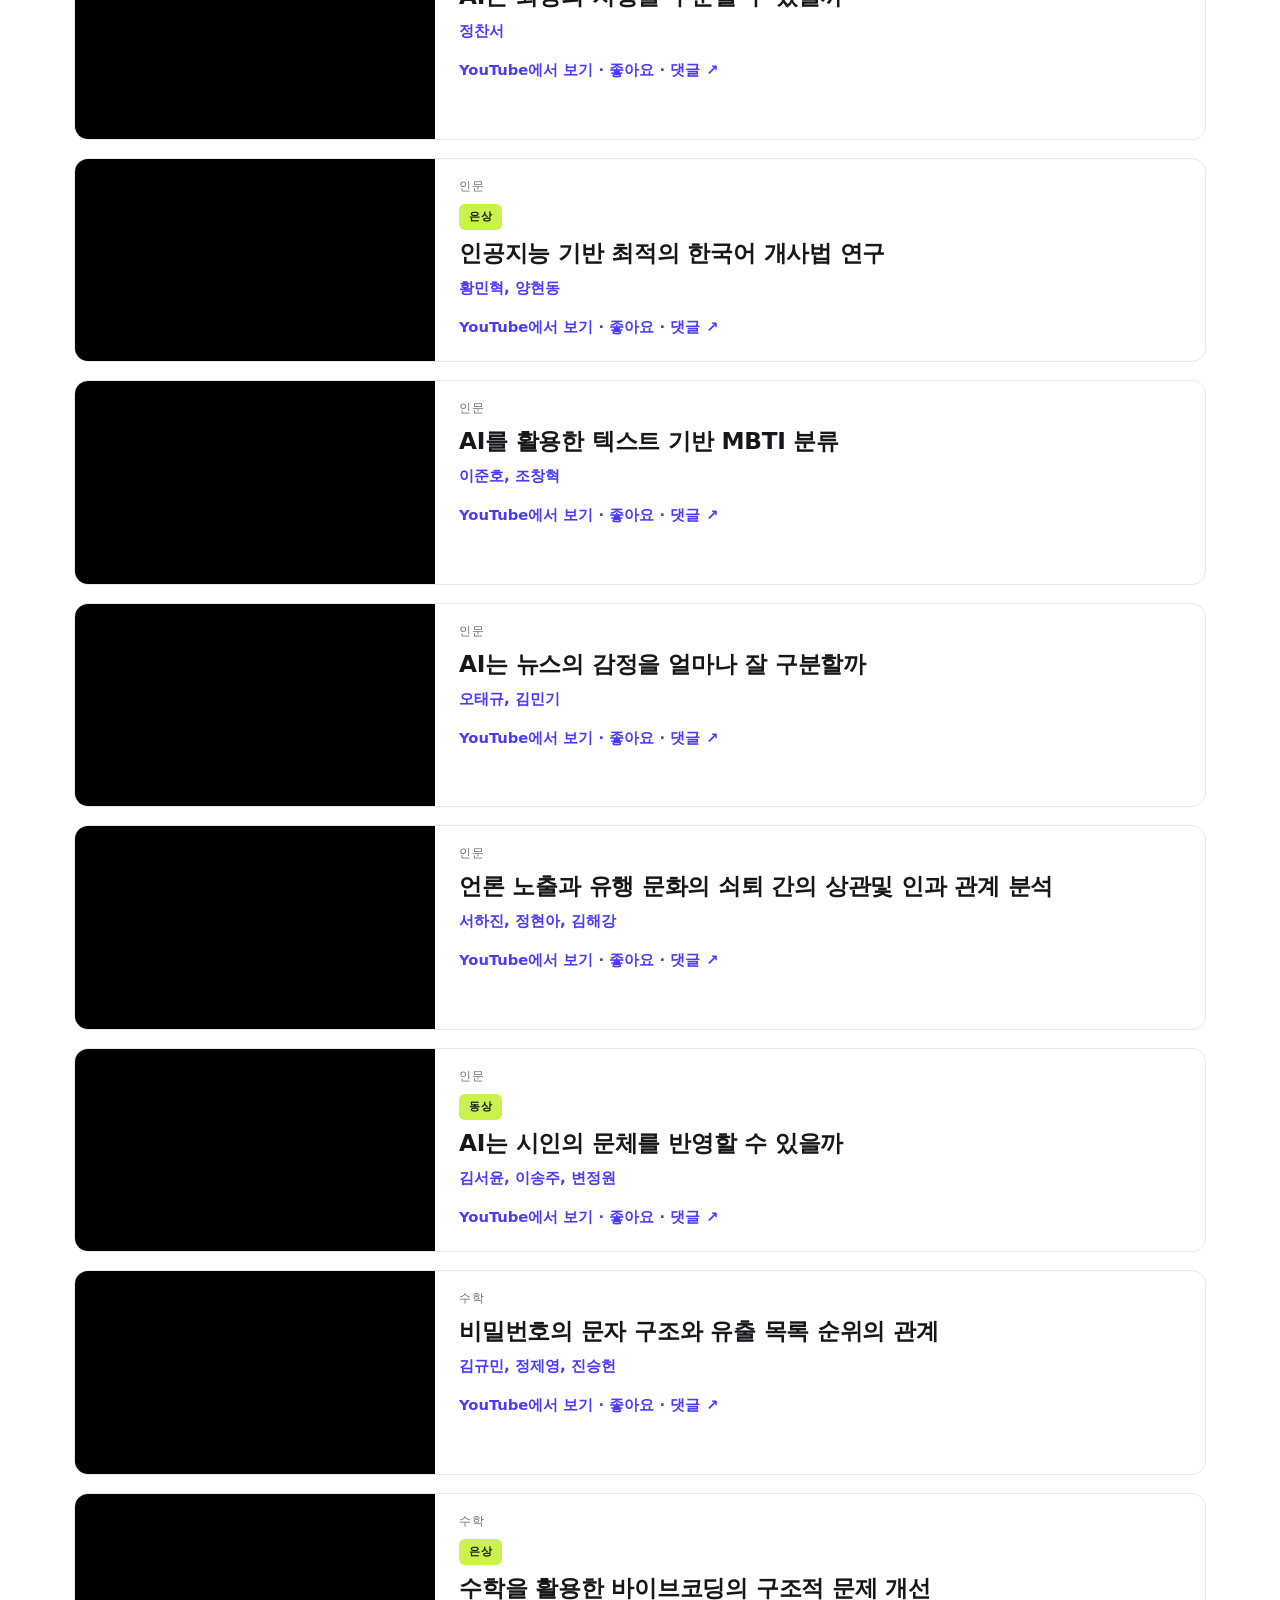
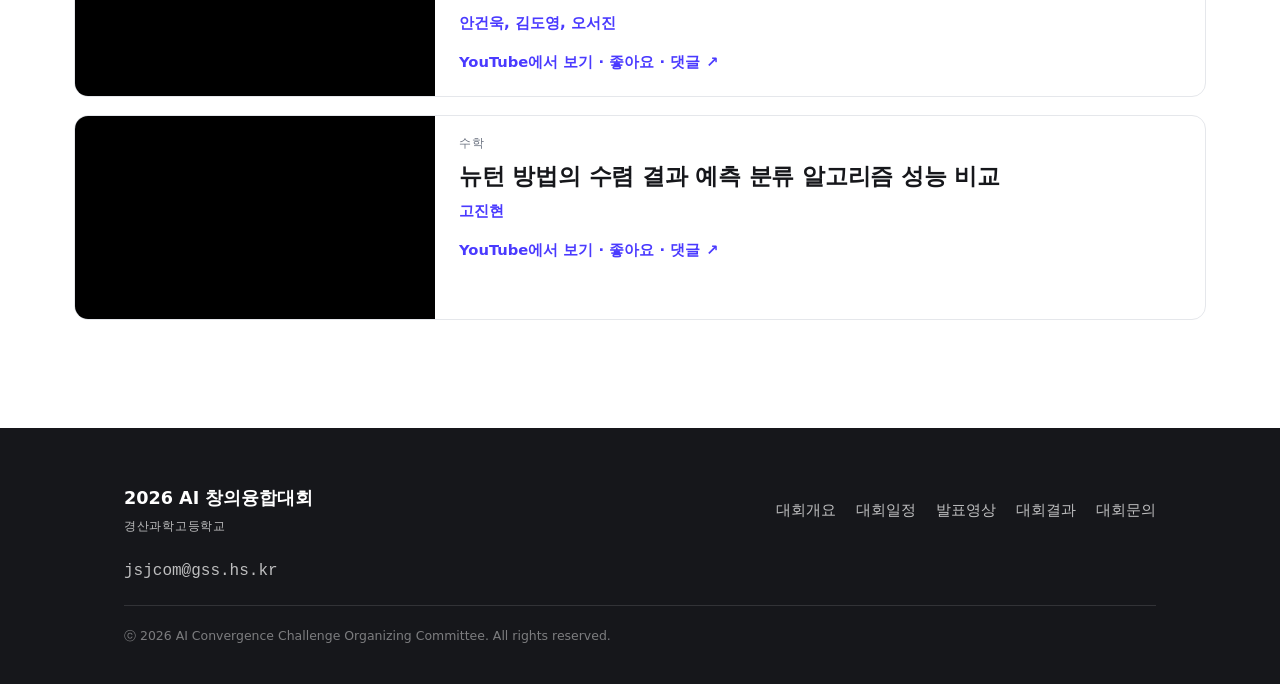
<file: works.html>
<!DOCTYPE html>
<html lang="ko">
<head>
  <meta charset="UTF-8" />
  <meta name="viewport" content="width=device-width, initial-scale=1.0" />
  <title>발표영상 · 2026 AI 창의융합대회</title>
  <meta name="description" content="2026 AI 창의융합대회 참가 발표영상 모음. 수학·물리·화학·생물·지구과학·인문 분야별로 학생들의 AI 창의융합 프로젝트를 감상하세요." />

  <meta property="og:type" content="website" />
  <meta property="og:title" content="발표영상 · 2026 AI 창의융합대회" />
  <meta property="og:description" content="분야별 학생 AI 창의융합 프로젝트 영상 모음." />
  <meta property="og:image" content="assets/images/og-image.png" />
  <meta property="og:locale" content="ko_KR" />

  <link rel="icon" href="assets/images/favicon.svg" type="image/svg+xml" />
  <link rel="stylesheet" href="assets/css/style.css" />
</head>
<body>
  <div id="site-header"></div>

  <main id="main">
    <header class="page-head">
      <div class="wrap">
        <p class="eyebrow" data-index="발표영상"></p>
        <h1 class="page-head__title">발표영상</h1>
        <p class="page-head__lead">
          분야를 선택해 참가 작품을 감상하세요. 좋아요와 댓글은 각 영상의
          YouTube 원본 페이지에서 남길 수 있습니다.
        </p>
      </div>
    </header>

    <section class="section">
      <div class="wrap wrap--wide">
        <div class="tabs" id="work-tabs" role="tablist" aria-label="작품 분야">
          <button class="tab" role="tab" data-cat="all" aria-selected="false">전체</button>
          <button class="tab" role="tab" data-cat="math" aria-selected="false">수학</button>
          <button class="tab" role="tab" data-cat="physics" aria-selected="false">물리</button>
          <button class="tab" role="tab" data-cat="chemistry" aria-selected="false">화학</button>
          <button class="tab" role="tab" data-cat="biology" aria-selected="false">생물</button>
          <button class="tab" role="tab" data-cat="earth" aria-selected="false">지구과학</button>
          <button class="tab" role="tab" data-cat="humanities" aria-selected="false">인문</button>
        </div>

        <div class="work-grid" id="work-grid" role="tabpanel"></div>

        <div class="empty-state" id="work-empty" hidden>
          <div class="empty-state__mark" aria-hidden="true">◍</div>
          <p>아직 등록된 작품이 없습니다.</p>
        </div>
      </div>
    </section>
  </main>

  <div id="site-footer"></div>
  <script src="assets/js/common.js" defer></script>
  <script src="assets/js/works.js" defer></script>
</body>
</html>
</file>
<file: assets/css/style.css>
/* =========================================================================
   2026 AI 창의융합대회 — style.css
   Design language: scientific-editorial. Mono-numbered section labels,
   thin grid rules, generous whitespace, ink + electric indigo + lime accent.
   Mobile-first. Breakpoint up at 641px / 769px / 1025px.
   ========================================================================= */

/* ----- 1. Tokens ----- */
:root {
  /* Brand */
  --color-primary: #4a3aff;   /* electric indigo */
  --color-primary-deep: #2f1fd6;
  --color-accent: #c8f24c;    /* lime highlight */
  --color-ink: #16171b;       /* near-black */

  /* Surfaces */
  --color-bg: #ffffff;
  --color-paper: #f6f6f2;     /* off-white section band */
  --color-text: #1a1a1a;
  --color-muted: #6b7280;
  --color-border: #e5e7eb;
  --color-hairline: #d9d9d3;

  /* Dark hero surface */
  --color-night: #0d0e13;

  /* Typography */
  --font-sans: "Pretendard Variable", Pretendard, -apple-system,
    BlinkMacSystemFont, "Apple SD Gothic Neo", "Malgun Gothic", "맑은 고딕",
    system-ui, sans-serif;
  --font-mono: "SF Mono", ui-monospace, "Cascadia Code", "Roboto Mono",
    Menlo, Consolas, monospace;

  /* Rhythm */
  --wrap: 1080px;
  --wrap-wide: 1180px;
  --pad-x: 16px;
  --radius: 14px;
  --radius-sm: 8px;

  --shadow-sm: 0 1px 2px rgba(16, 17, 20, 0.06);
  --shadow-md: 0 18px 48px -24px rgba(16, 17, 20, 0.28);

  --ease: cubic-bezier(0.22, 1, 0.36, 1);
}

@media (min-width: 641px) {
  :root { --pad-x: 24px; }
}

/* ----- 2. Reset / base ----- */
*, *::before, *::after { box-sizing: border-box; }

html { -webkit-text-size-adjust: 100%; scroll-behavior: smooth; }
@media (prefers-reduced-motion: reduce) {
  html { scroll-behavior: auto; }
}

body {
  margin: 0;
  font-family: var(--font-sans);
  font-size: 16px;
  line-height: 1.65;
  color: var(--color-text);
  background: var(--color-bg);
  -webkit-font-smoothing: antialiased;
  text-rendering: optimizeLegibility;
  overflow-x: hidden;
}

img, svg, video, iframe { display: block; max-width: 100%; }
img, video { height: auto; }

a { color: var(--color-primary); text-decoration: none; }
a:hover { text-decoration: underline; }

h1, h2, h3, h4 {
  margin: 0;
  line-height: 1.18;
  font-weight: 750;
  letter-spacing: -0.02em;
  color: var(--color-ink);
}

p { margin: 0; }

ul { margin: 0; padding: 0; list-style: none; }

:focus-visible {
  outline: 3px solid var(--color-primary);
  outline-offset: 2px;
  border-radius: 3px;
}

.skip-link {
  position: absolute;
  left: -9999px;
  top: 0;
  z-index: 200;
  background: var(--color-ink);
  color: #fff;
  padding: 10px 16px;
  border-radius: 0 0 8px 0;
}
.skip-link:focus { left: 0; }

/* ----- 3. Layout ----- */
.wrap {
  width: 100%;
  max-width: var(--wrap);
  margin-inline: auto;
  padding-inline: var(--pad-x);
}
.wrap--wide { max-width: var(--wrap-wide); }

.section { padding-block: clamp(56px, 9vw, 108px); }
.section--paper { background: var(--color-paper); }
.section--tight { padding-block: clamp(40px, 6vw, 72px); }

/* Section eyebrow — mono numbered label */
.eyebrow {
  display: inline-flex;
  align-items: center;
  gap: 10px;
  font-family: var(--font-mono);
  font-size: 0.74rem;
  font-weight: 500;
  letter-spacing: 0.18em;
  text-transform: uppercase;
  color: var(--color-muted);
  margin-bottom: 20px;
}
.eyebrow::before {
  content: attr(data-index);
  color: var(--color-primary);
  font-weight: 600;
}
.eyebrow__line {
  flex: 1;
  height: 1px;
  min-width: 28px;
  background: var(--color-hairline);
}

.section-title {
  font-size: clamp(1.6rem, 4.4vw, 2.5rem);
  max-width: 20ch;
}
.section-lead {
  margin-top: 16px;
  max-width: 56ch;
  color: var(--color-muted);
  font-size: 1.05rem;
}

/* ----- 4. Buttons / chips ----- */
.btn {
  display: inline-flex;
  align-items: center;
  gap: 10px;
  padding: 13px 22px;
  border-radius: 999px;
  font-weight: 650;
  font-size: 0.98rem;
  border: 1.5px solid transparent;
  cursor: pointer;
  transition: transform 0.25s var(--ease), background-color 0.25s var(--ease),
    color 0.25s var(--ease), border-color 0.25s var(--ease);
  text-decoration: none;
}
.btn:hover { text-decoration: none; transform: translateY(-2px); }
.btn__arrow { transition: transform 0.25s var(--ease); }
.btn:hover .btn__arrow { transform: translate(3px, -3px); }

.btn--primary { background: var(--color-primary); color: #fff; }
.btn--primary:hover { background: var(--color-primary-deep); }

.btn--ink { background: var(--color-ink); color: #fff; }
.btn--ink:hover { background: #000; }

.btn--ghost {
  background: transparent;
  color: var(--color-ink);
  border-color: var(--color-hairline);
}
.btn--ghost:hover { border-color: var(--color-ink); }

.btn--on-dark {
  background: rgba(255, 255, 255, 0.08);
  color: #fff;
  border-color: rgba(255, 255, 255, 0.24);
  backdrop-filter: blur(4px);
}
.btn--on-dark:hover { background: rgba(255, 255, 255, 0.16); }

/* ----- 5. Header ----- */
.site-header {
  position: sticky;
  top: 0;
  z-index: 100;
  background: rgba(255, 255, 255, 0.82);
  backdrop-filter: saturate(180%) blur(12px);
  border-bottom: 1px solid var(--color-border);
}
.header__inner {
  display: flex;
  align-items: center;
  justify-content: space-between;
  gap: 16px;
  min-height: 64px;
}

.brand {
  display: inline-flex;
  align-items: center;
  gap: 12px;
  color: var(--color-ink);
}
.brand:hover { text-decoration: none; }
.brand__mark { display: grid; place-items: center; }
.brand__mark svg { border-radius: 8px; }
.brand__text { display: flex; flex-direction: column; line-height: 1.15; }
.brand__title { font-weight: 800; font-size: 1.02rem; letter-spacing: -0.02em; }
.brand__sub {
  font-family: var(--font-mono);
  font-size: 0.66rem;
  letter-spacing: 0.08em;
  color: var(--color-muted);
}

.site-nav {}
.nav-list { display: flex; align-items: center; gap: 4px; }
.nav-list a {
  display: inline-block;
  padding: 8px 14px;
  border-radius: 999px;
  color: var(--color-ink);
  font-weight: 550;
  font-size: 0.95rem;
  transition: background-color 0.2s var(--ease), color 0.2s var(--ease);
}
.nav-list a:hover { background: var(--color-paper); text-decoration: none; }
.nav-list a.active { background: var(--color-ink); color: #fff; }

.nav-toggle {
  display: none;
  width: 44px;
  height: 44px;
  padding: 0;
  border: 1px solid var(--color-border);
  border-radius: 10px;
  background: #fff;
  cursor: pointer;
  position: relative;
}
.nav-toggle__bar {
  position: absolute;
  left: 50%;
  width: 20px;
  height: 2px;
  background: var(--color-ink);
  border-radius: 2px;
  transform: translateX(-50%);
  transition: transform 0.28s var(--ease), opacity 0.2s var(--ease);
}
.nav-toggle__bar:nth-child(1) { top: 15px; }
.nav-toggle__bar:nth-child(2) { top: 21px; }
.nav-toggle__bar:nth-child(3) { top: 27px; }

/* ----- 6. Footer ----- */
.site-footer {
  background: var(--color-ink);
  color: rgba(255, 255, 255, 0.72);
  padding-block: 56px 40px;
  margin-top: 0;
}
.footer__inner { display: grid; gap: 24px; }
.footer__brand { display: flex; flex-direction: column; gap: 4px; }
.footer__title { color: #fff; font-weight: 750; font-size: 1.1rem; }
.footer__org { font-family: var(--font-mono); font-size: 0.78rem; letter-spacing: 0.06em; }
.footer__nav { display: flex; flex-wrap: wrap; gap: 8px 20px; }
.footer__nav a { color: rgba(255, 255, 255, 0.72); font-size: 0.92rem; }
.footer__nav a:hover { color: #fff; }
.footer__contact a { color: rgba(255, 255, 255, 0.72); font-family: var(--font-mono); }
.footer__contact a:hover { color: #fff; }
.footer__copy {
  font-size: 0.78rem;
  color: rgba(255, 255, 255, 0.44);
  border-top: 1px solid rgba(255, 255, 255, 0.12);
  padding-top: 20px;
}

@media (min-width: 769px) {
  .footer__inner {
    grid-template-columns: 1fr auto;
    align-items: center;
    row-gap: 20px;
  }
  .footer__copy { grid-column: 1 / -1; }
}

/* ----- 7. Hero (home) ----- */
.hero {
  position: relative;
  /* Background photo: assets/images/hero.jpg — science/math formulas blackboard
     (Unsplash License, free use). hero-alt.jpg holds the "Earth at night" option.
     Swap the two files to change. Scrim is a bit darker since the formulas fill
     the whole frame. */
  background-color: var(--color-night);
  background-image:
    linear-gradient(90deg, rgba(9, 10, 15, 0.95) 0%, rgba(9, 10, 15, 0.7) 48%, rgba(9, 10, 15, 0.5) 100%),
    linear-gradient(180deg, rgba(9, 10, 15, 0.42) 0%, rgba(9, 10, 15, 0.4) 40%, rgba(9, 10, 15, 0.9) 100%),
    url("../images/hero.jpg");
  background-size: cover;
  background-position: center center;
  background-repeat: no-repeat;
  color: #fff;
  overflow: hidden;
  isolation: isolate;
}
.hero__bg {
  position: absolute;
  inset: 0;
  z-index: -2;
  mix-blend-mode: screen;
  opacity: 0.85;
  background:
    radial-gradient(60% 55% at 18% 12%, rgba(74, 58, 255, 0.42), transparent 60%),
    radial-gradient(50% 50% at 88% 8%, rgba(200, 242, 76, 0.16), transparent 55%),
    radial-gradient(70% 60% at 75% 95%, rgba(74, 58, 255, 0.26), transparent 60%);
  animation: heroDrift 22s var(--ease) infinite alternate;
}
@keyframes heroDrift {
  from { transform: scale(1) translate(0, 0); }
  to { transform: scale(1.12) translate(-2%, 2%); }
}
/* thin grid overlay */
.hero__grid {
  position: absolute;
  inset: 0;
  z-index: -1;
  background-image:
    linear-gradient(rgba(255, 255, 255, 0.045) 1px, transparent 1px),
    linear-gradient(90deg, rgba(255, 255, 255, 0.045) 1px, transparent 1px);
  background-size: 64px 64px;
  mask-image: radial-gradient(120% 100% at 50% 0%, #000 55%, transparent 100%);
}
.hero__inner {
  position: relative;
  padding-block: clamp(72px, 15vw, 168px);
  max-width: 40ch;
}
.hero__eyebrow {
  display: inline-flex;
  align-items: center;
  gap: 10px;
  font-family: var(--font-mono);
  font-size: 0.76rem;
  letter-spacing: 0.16em;
  text-transform: uppercase;
  color: var(--color-accent);
  margin-bottom: 24px;
}
.hero__eyebrow::before {
  content: "";
  width: 8px; height: 8px;
  background: var(--color-accent);
  border-radius: 50%;
  box-shadow: 0 0 0 0 rgba(200, 242, 76, 0.6);
  animation: pulse 2.4s ease-out infinite;
}
@keyframes pulse {
  to { box-shadow: 0 0 0 10px rgba(200, 242, 76, 0); }
}
.hero__title {
  color: #fff;
  font-size: clamp(2.4rem, 8vw, 4.6rem);
  line-height: 1.05;
  letter-spacing: -0.035em;
  font-weight: 820;
}
.hero__title em {
  font-style: normal;
  color: var(--color-accent);
}
.hero__sub {
  margin-top: 24px;
  font-size: clamp(1rem, 2.6vw, 1.2rem);
  color: rgba(255, 255, 255, 0.78);
  max-width: 34ch;
}
/* Desktop: title and sub on a single line; small screens keep the wrap
   (mobile-first base above uses the <br class="hero__br"> line break). */
@media (min-width: 641px) {
  .hero__inner { max-width: min(92%, 780px); }
  .hero__title { white-space: nowrap; }
  .hero__title .hero__br { display: none; }
  .hero__sub { max-width: none; }
}
.hero__actions {
  margin-top: 36px;
  display: flex;
  flex-wrap: wrap;
  gap: 12px;
}
.hero__meta {
  margin-top: 44px;
  display: flex;
  flex-wrap: wrap;
  gap: 12px 28px;
  padding-top: 24px;
  border-top: 1px solid rgba(255, 255, 255, 0.14);
}
.hero__meta div { display: flex; flex-direction: column; gap: 2px; }
.hero__meta dt {
  font-family: var(--font-mono);
  font-size: 0.68rem;
  letter-spacing: 0.1em;
  text-transform: uppercase;
  color: rgba(255, 255, 255, 0.5);
}
.hero__meta dd { margin: 0; font-weight: 650; color: #fff; }

/* ----- 8. Home: 취지문 ----- */
.manifesto__grid { display: grid; gap: 32px; }
.manifesto__body {
  font-size: clamp(1.3rem, 3.4vw, 2rem);
  line-height: 1.5;
  font-weight: 600;
  letter-spacing: -0.02em;
  color: var(--color-ink);
}
.manifesto__body p { margin-bottom: 0.5em; }
.manifesto__body p:last-child { margin-bottom: 0; }
.manifesto__body .hl {
  background: linear-gradient(transparent 62%, var(--color-accent) 62%);
  padding-inline: 2px;
}
.manifesto__aside {
  align-self: start;
  border-left: 2px solid var(--color-primary);
  padding-left: 20px;
  color: var(--color-muted);
  font-size: 0.98rem;
}

@media (min-width: 861px) {
  .manifesto__grid { gap: 56px; }
}

/* ----- 9. Home: category strip ----- */
.cat-strip { display: grid; gap: 12px; grid-template-columns: repeat(2, 1fr); }
.cat-chip {
  display: flex;
  flex-direction: column;
  gap: 6px;
  padding: 20px;
  border: 1px solid var(--color-border);
  border-radius: var(--radius);
  background: var(--color-bg);
  color: var(--color-ink);
  transition: transform 0.25s var(--ease), border-color 0.25s var(--ease),
    box-shadow 0.25s var(--ease);
}
.cat-chip:hover {
  text-decoration: none;
  transform: translateY(-4px);
  border-color: var(--color-ink);
  box-shadow: var(--shadow-md);
}
.cat-chip__num { font-family: var(--font-mono); font-size: 0.72rem; color: var(--color-primary); }
.cat-chip__name { font-weight: 750; font-size: 1.1rem; }
.cat-chip__en { font-family: var(--font-mono); font-size: 0.7rem; color: var(--color-muted); letter-spacing: 0.05em; }

@media (min-width: 641px) { .cat-strip { grid-template-columns: repeat(3, 1fr); } }
@media (min-width: 1025px) { .cat-strip { grid-template-columns: repeat(6, 1fr); } }

/* ----- 10. Home: intro video ----- */
.intro-video {
  position: relative;
  border-radius: var(--radius);
  overflow: hidden;
  background: var(--color-night);
  aspect-ratio: 16 / 9;
  box-shadow: var(--shadow-md);
}
.intro-video video { width: 100%; height: 100%; object-fit: cover; }
/* controls only on hover — hide native controls until pointer over */
.intro-video video::-webkit-media-controls { opacity: 0; transition: opacity 0.2s; }
.intro-video:hover video::-webkit-media-controls { opacity: 1; }
.intro-video__placeholder {
  position: absolute;
  inset: 0;
  display: grid;
  place-content: center;
  gap: 8px;
  text-align: center;
  color: rgba(255, 255, 255, 0.72);
  background:
    radial-gradient(50% 60% at 30% 20%, rgba(74, 58, 255, 0.4), transparent 60%),
    radial-gradient(50% 60% at 80% 90%, rgba(200, 242, 76, 0.18), transparent 60%),
    var(--color-night);
}
.intro-video__placeholder .tag {
  font-family: var(--font-mono);
  font-size: 0.72rem;
  letter-spacing: 0.14em;
  text-transform: uppercase;
  color: var(--color-accent);
}
.intro-video__placeholder .msg { font-weight: 650; color: #fff; }

/* ----- 11. Generic prose / cards used across pages ----- */
.lead {
  font-size: clamp(1.05rem, 2.4vw, 1.25rem);
  color: var(--color-muted);
  max-width: 60ch;
}

.card {
  background: var(--color-bg);
  border: 1px solid var(--color-border);
  border-radius: var(--radius);
  padding: 28px;
}
.card--pad-lg { padding: clamp(28px, 4vw, 44px); }

/* Definition rows (about page) */
.spec-list { display: grid; gap: 0; border-top: 1px solid var(--color-hairline); }
.spec-row {
  display: grid;
  gap: 6px;
  padding: 22px 0;
  border-bottom: 1px solid var(--color-hairline);
}
.spec-row dt {
  font-family: var(--font-mono);
  font-size: 0.76rem;
  letter-spacing: 0.08em;
  text-transform: uppercase;
  color: var(--color-primary);
}
.spec-row dd { margin: 0; font-size: 1.08rem; font-weight: 550; color: var(--color-ink); }
.spec-row dd a { font-weight: 650; }
@media (min-width: 641px) {
  .spec-row { grid-template-columns: 220px 1fr; gap: 24px; align-items: baseline; }
}

/* Category pills (about) */
.field-pills { display: flex; flex-wrap: wrap; gap: 10px; }
.field-pill {
  display: inline-flex;
  align-items: center;
  gap: 8px;
  padding: 10px 16px;
  border-radius: 999px;
  border: 1px solid var(--color-border);
  background: var(--color-bg);
  font-weight: 600;
}
.field-pill span { font-family: var(--font-mono); font-size: 0.7rem; color: var(--color-muted); }

/* Table (judging criteria) */
.table-wrap { overflow-x: auto; border: 1px solid var(--color-border); border-radius: var(--radius); }
table.criteria {
  width: 100%;
  min-width: 480px;
  border-collapse: collapse;
  font-size: 0.98rem;
}
table.criteria caption { text-align: left; padding: 16px 20px; color: var(--color-muted); font-size: 0.85rem; }
table.criteria th, table.criteria td { padding: 16px 20px; text-align: left; border-bottom: 1px solid var(--color-hairline); }
table.criteria thead th {
  background: var(--color-paper);
  font-family: var(--font-mono);
  font-size: 0.74rem;
  letter-spacing: 0.06em;
  text-transform: uppercase;
  color: var(--color-muted);
}
table.criteria tbody tr:last-child td { border-bottom: none; }
table.criteria td:nth-child(2) { font-weight: 700; color: var(--color-primary); white-space: nowrap; }

/* Awards table: highlight the award name instead of column 2 */
table.criteria--awards { word-break: keep-all; }
table.criteria--awards th { white-space: nowrap; }
table.criteria--awards td:nth-child(2) { font-weight: inherit; color: inherit; white-space: normal; }
table.criteria--awards td:first-child { font-weight: 700; color: var(--color-primary); white-space: nowrap; }
table.criteria--awards td:nth-child(3) { white-space: nowrap; }

.notice {
  margin-top: 16px;
  font-size: 0.85rem;
  color: var(--color-muted);
  font-family: var(--font-mono);
}

/* ----- 12. Schedule track ----- */
.track { position: relative; margin-top: 8px; }
.track__list { list-style: none; margin: 0; padding: 0; }
/* vertical rail on the right, running through the dots (placed by schedule.js) */
.track__rail,
.track__rail-fill {
  position: absolute;
  right: 27px;
  width: 2px;
  border-radius: 2px;
}
.track__rail { background: var(--color-hairline); }
.track__rail-fill {
  background: var(--color-primary);
  height: 0;
  transition: height 0.6s var(--ease);
}

.track__item {
  position: relative;
  display: flex;
  align-items: center;
  justify-content: space-between;
  gap: 20px;
  padding: 22px 56px 22px 0;
  border-bottom: 1px solid var(--color-hairline);
}
.track__item:first-child { border-top: 1px solid var(--color-hairline); }

.track__info { display: flex; align-items: center; gap: 18px; min-width: 0; }
.track__no {
  font-family: var(--font-mono);
  font-size: 0.82rem;
  color: var(--color-muted);
  min-width: 2ch;
}
.track__title { font-size: 1.15rem; }
.track__date {
  margin-top: 3px;
  font-family: var(--font-mono);
  font-size: 0.85rem;
  letter-spacing: 0.02em;
  color: var(--color-muted);
}

.track__dot {
  position: absolute;
  right: 18px;
  top: 50%;
  transform: translateY(-50%);
  width: 20px;
  height: 20px;
  border-radius: 50%;
  background: var(--color-bg);
  border: 2px solid var(--color-hairline);
  box-sizing: border-box;
  z-index: 1;
  transition: background-color 0.3s var(--ease), border-color 0.3s var(--ease),
    box-shadow 0.3s var(--ease);
}
/* 해당 시점이 되었거나 지나면 색칠 */
.track__item.is-done .track__dot {
  background: var(--color-primary);
  border-color: var(--color-primary);
}
.track__item.is-done .track__title { color: var(--color-ink); }
.track__item.is-done .track__date { color: var(--color-primary); }
/* 현재 진행 중인 단계는 링 강조 */
.track__item.is-current .track__dot {
  border-color: var(--color-ink);
  box-shadow: 0 0 0 5px rgba(74, 58, 255, 0.15);
}

.track__legend {
  display: flex;
  align-items: center;
  flex-wrap: wrap;
  gap: 6px 8px;
  margin-top: 20px;
  font-size: 0.85rem;
  color: var(--color-muted);
}
.track__legend .legend-dot:not(:first-child) { margin-left: 16px; }
.legend-dot {
  display: inline-block;
  width: 13px;
  height: 13px;
  border-radius: 50%;
  background: var(--color-bg);
  border: 2px solid var(--color-hairline);
  box-sizing: border-box;
  vertical-align: -2px;
}
.legend-dot--done { background: var(--color-primary); border-color: var(--color-primary); }

/* ----- 13. Works page ----- */
.tabs {
  display: flex;
  gap: 8px;
  overflow-x: auto;
  padding-bottom: 6px;
  margin-bottom: 32px;
  scrollbar-width: thin;
  -webkit-overflow-scrolling: touch;
}
.tab {
  flex: 0 0 auto;
  padding: 10px 18px;
  border-radius: 999px;
  border: 1px solid var(--color-border);
  background: #fff;
  color: var(--color-ink);
  font-weight: 600;
  font-size: 0.95rem;
  cursor: pointer;
  white-space: nowrap;
  transition: background-color 0.2s var(--ease), color 0.2s var(--ease),
    border-color 0.2s var(--ease);
}
.tab:hover { border-color: var(--color-ink); }
.tab.is-active { background: var(--color-ink); color: #fff; border-color: var(--color-ink); }

/* 유튜브 '검색 결과'형: 한 줄에 하나씩, 영상 왼쪽 · 정보 오른쪽 */
.work-grid {
  display: flex;
  flex-direction: column;
  gap: 18px;
}

.work-card {
  display: flex;
  flex-direction: column;        /* 모바일: 세로로 쌓기 */
  background: #fff;
  border: 1px solid var(--color-border);
  border-radius: var(--radius);
  overflow: hidden;
  transition: transform 0.3s var(--ease), box-shadow 0.3s var(--ease),
    border-color 0.3s var(--ease);
}
.work-card:hover {
  transform: translateY(-3px);
  box-shadow: var(--shadow-md);
  border-color: var(--color-hairline);
}
.work-card__video {
  position: relative;
  aspect-ratio: 16 / 9;
  background: #000;
  flex-shrink: 0;
}
.work-card__video iframe { position: absolute; inset: 0; width: 100%; height: 100%; border: 0; }
.work-card__body {
  padding: 16px 18px;
  display: flex;
  flex-direction: column;
  gap: 8px;
  flex: 1;
  min-width: 0;
}

/* ≥641px: 가로 배치 (썸네일 왼쪽 고정폭, 정보 오른쪽) */
@media (min-width: 641px) {
  .work-card { flex-direction: row; align-items: stretch; }
  .work-card__video { width: 300px; }
  .work-card__body { padding: 18px 24px; }
}
@media (min-width: 1025px) {
  .work-card__video { width: 360px; }
}

.work-card__award {
  align-self: flex-start;
  font-family: var(--font-mono);
  font-size: 0.7rem;
  font-weight: 600;
  letter-spacing: 0.06em;
  padding: 4px 10px;
  border-radius: 6px;
  background: var(--color-accent);
  color: var(--color-ink);
}
.work-card__cat {
  align-self: flex-start;
  font-family: var(--font-mono);
  font-size: 0.72rem;
  letter-spacing: 0.08em;
  color: var(--color-muted);
}
.work-card__title {
  font-size: clamp(1.2rem, 2.2vw, 1.45rem);
  font-weight: 750;
  line-height: 1.3;
  letter-spacing: -0.01em;
}
.work-card__team { color: var(--color-primary); font-size: 0.95rem; font-weight: 600; }
.work-card__desc { color: var(--color-muted); font-size: 0.95rem; }
.work-card__link {
  margin-top: 6px;
  display: inline-flex;
  align-items: center;
  gap: 6px;
  font-weight: 600;
  font-size: 0.92rem;
}

.empty-state {
  text-align: center;
  padding: 72px 24px;
  border: 1px dashed var(--color-hairline);
  border-radius: var(--radius);
  color: var(--color-muted);
  background: var(--color-paper);
}
.empty-state__mark { font-size: 2rem; margin-bottom: 8px; }

/* ----- 14. Results page ----- */
.results-pending {
  text-align: center;
  padding: clamp(48px, 8vw, 96px) 24px;
  border-radius: var(--radius);
  background:
    radial-gradient(60% 80% at 50% 0%, rgba(74, 58, 255, 0.10), transparent 70%),
    var(--color-paper);
  border: 1px solid var(--color-border);
}
.results-pending__tag {
  font-family: var(--font-mono);
  font-size: 0.76rem;
  letter-spacing: 0.14em;
  text-transform: uppercase;
  color: var(--color-primary);
}
.results-pending__date {
  margin-top: 16px;
  font-size: clamp(1.6rem, 5vw, 2.6rem);
  font-weight: 800;
  letter-spacing: -0.03em;
  color: var(--color-ink);
}
.results-pending__note { margin-top: 12px; color: var(--color-muted); }

.results-group { margin-top: 48px; }
.results-group:first-child { margin-top: 0; }
.results-group__title { margin-bottom: 20px; }
.results-group__label {
  display: inline-flex;
  align-items: center;
  gap: 12px;
  font-size: 1.4rem;
}
.results-group__label::before {
  content: "";
  width: 26px; height: 3px;
  background: var(--color-primary);
  border-radius: 3px;
}

.winner-list { display: grid; gap: 14px; }
.winner {
  display: grid;
  grid-template-columns: auto 1fr;
  gap: 18px;
  align-items: center;
  padding: 20px 22px;
  border: 1px solid var(--color-border);
  border-radius: var(--radius);
  background: #fff;
}
.winner__award {
  font-family: var(--font-mono);
  font-size: 0.78rem;
  font-weight: 700;
  padding: 8px 12px;
  border-radius: 8px;
  background: var(--color-paper);
  color: var(--color-ink);
  min-width: 60px;
  text-align: center;
}
.award--대상, .award--금상 { background: var(--color-accent); }
.award--은상 { background: #e6e6e6; }
.award--동상 { background: #f0d9c0; }
.winner__title { font-size: 1.1rem; }
.winner__team { color: var(--color-muted); font-size: 0.92rem; margin-top: 2px; }

/* ----- 15. Contact page ----- */
.contact-hero {
  display: grid;
  gap: 28px;
  padding: clamp(32px, 5vw, 56px);
  border-radius: var(--radius);
  background: var(--color-ink);
  color: #fff;
}
.contact-hero__label {
  font-family: var(--font-mono);
  font-size: 0.76rem;
  letter-spacing: 0.14em;
  text-transform: uppercase;
  color: var(--color-accent);
}
.contact-hero__mail {
  font-size: clamp(1.5rem, 5vw, 2.6rem);
  font-weight: 800;
  letter-spacing: -0.02em;
  color: #fff;
  word-break: break-all;
}
.contact-hero__mail:hover { text-decoration: none; color: var(--color-accent); }
.contact-methods { display: grid; gap: 16px; margin-top: 32px; }
@media (min-width: 641px) { .contact-methods { grid-template-columns: repeat(2, 1fr); } }
.contact-method {
  padding: 24px;
  border: 1px solid var(--color-border);
  border-radius: var(--radius);
}
.contact-method h3 { font-size: 1.05rem; margin-bottom: 6px; }
.contact-method p { color: var(--color-muted); font-size: 0.95rem; }
.contact-method a { font-weight: 600; }

/* ----- 16. Page header (interior pages) ----- */
/* Same dark background photo as the home hero, so interior pages read as
   part of the same site instead of a plain white block. */
.page-head {
  position: relative;
  isolation: isolate;
  color: #fff;
  background-color: var(--color-night);
  background-image:
    linear-gradient(90deg, rgba(9, 10, 15, 0.95) 0%, rgba(9, 10, 15, 0.74) 52%, rgba(9, 10, 15, 0.56) 100%),
    linear-gradient(180deg, rgba(9, 10, 15, 0.5) 0%, rgba(9, 10, 15, 0.62) 100%),
    url("../images/hero.jpg");
  background-size: cover;
  background-position: center center;
  background-repeat: no-repeat;
  padding-block: clamp(48px, 8vw, 88px) clamp(28px, 4vw, 44px);
  border-bottom: 1px solid rgba(255, 255, 255, 0.12);
}
.page-head__title {
  color: #fff;
  font-size: clamp(2rem, 6vw, 3.2rem);
  letter-spacing: -0.03em;
}
.page-head__lead {
  margin-top: 16px;
  max-width: 56ch;
  color: rgba(255, 255, 255, 0.8);
  font-size: 1.08rem;
}
.page-head .eyebrow { color: rgba(255, 255, 255, 0.6); }
.page-head .eyebrow::before { color: var(--color-accent); }

/* CTA band */
.cta-band {
  display: grid;
  gap: 20px;
  padding: clamp(32px, 5vw, 56px);
  border-radius: var(--radius);
  background:
    radial-gradient(70% 120% at 100% 0%, rgba(74, 58, 255, 0.16), transparent 60%),
    var(--color-paper);
  border: 1px solid var(--color-border);
}
.cta-band h2 { font-size: clamp(1.4rem, 4vw, 2rem); }
.cta-band p { color: var(--color-muted); max-width: 52ch; }
.cta-band__actions { display: flex; flex-wrap: wrap; gap: 12px; margin-top: 4px; }
@media (min-width: 769px) {
  .cta-band { grid-template-columns: 1fr auto; align-items: center; }
  .cta-band__actions { margin-top: 0; }
}

/* ----- 17. Reveal animation ----- */
[data-reveal] {
  opacity: 0;
  transform: translateY(18px);
  transition: opacity 0.6s var(--ease), transform 0.6s var(--ease);
}
[data-reveal].is-visible { opacity: 1; transform: none; }
@media (prefers-reduced-motion: reduce) {
  [data-reveal] { opacity: 1; transform: none; transition: none; }
  .hero__bg, .hero__eyebrow::before { animation: none; }
}

/* ----- 18. Mobile nav ----- */
@media (max-width: 768px) {
  .nav-toggle { display: block; }
  .site-nav {
    position: absolute;
    left: 0;
    right: 0;
    top: 100%;
    background: #fff;
    border-bottom: 1px solid var(--color-border);
    box-shadow: var(--shadow-md);
    max-height: 0;
    overflow: hidden;
    transition: max-height 0.32s var(--ease);
  }
  .site-header.is-open .site-nav { max-height: 70vh; }
  .nav-list { flex-direction: column; align-items: stretch; gap: 2px; padding: 12px var(--pad-x) 20px; }
  .nav-list a { padding: 12px 14px; border-radius: 10px; }

  .site-header.is-open .nav-toggle__bar:nth-child(1) { top: 21px; transform: translateX(-50%) rotate(45deg); }
  .site-header.is-open .nav-toggle__bar:nth-child(2) { opacity: 0; }
  .site-header.is-open .nav-toggle__bar:nth-child(3) { top: 21px; transform: translateX(-50%) rotate(-45deg); }
}

/* ----- 19. Utilities ----- */
.stack-lg > * + * { margin-top: clamp(28px, 4vw, 44px); }
.text-center { text-align: center; }
.mono { font-family: var(--font-mono); }
[hidden] { display: none !important; }
</file>
